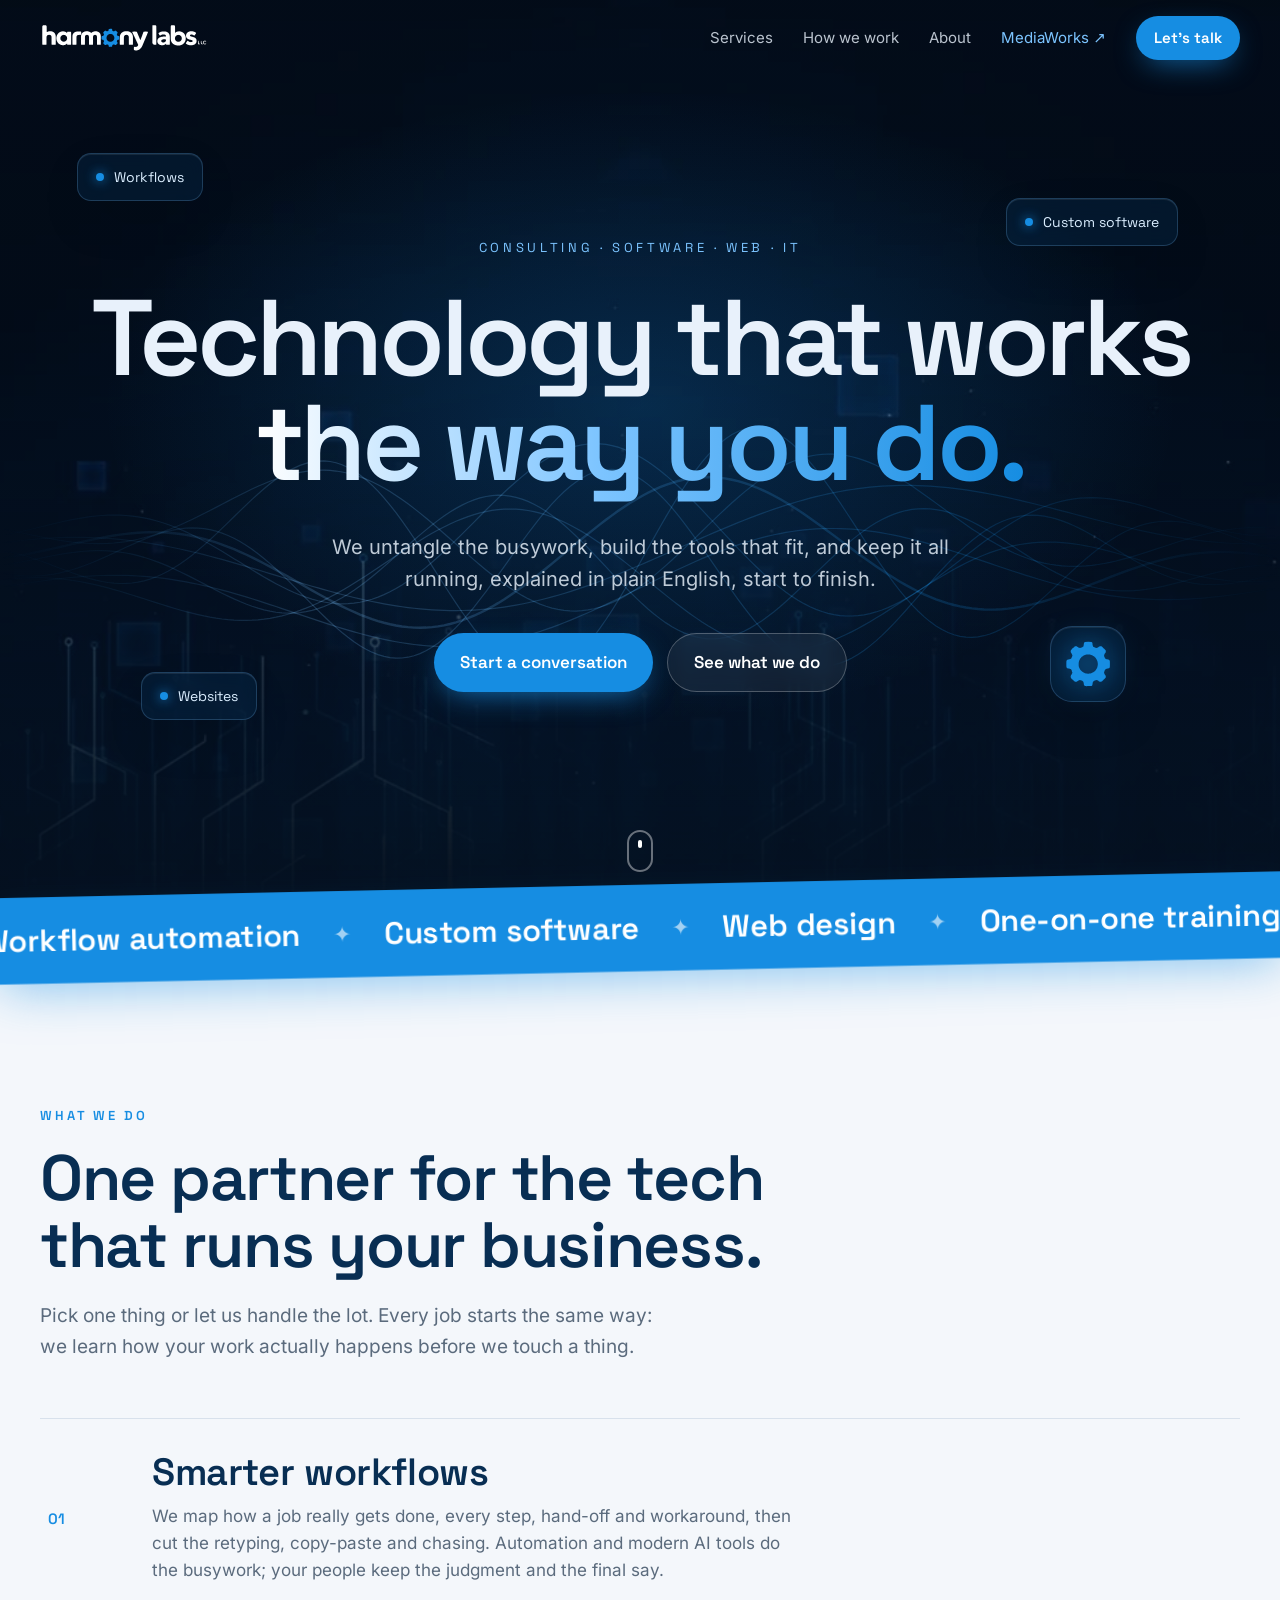
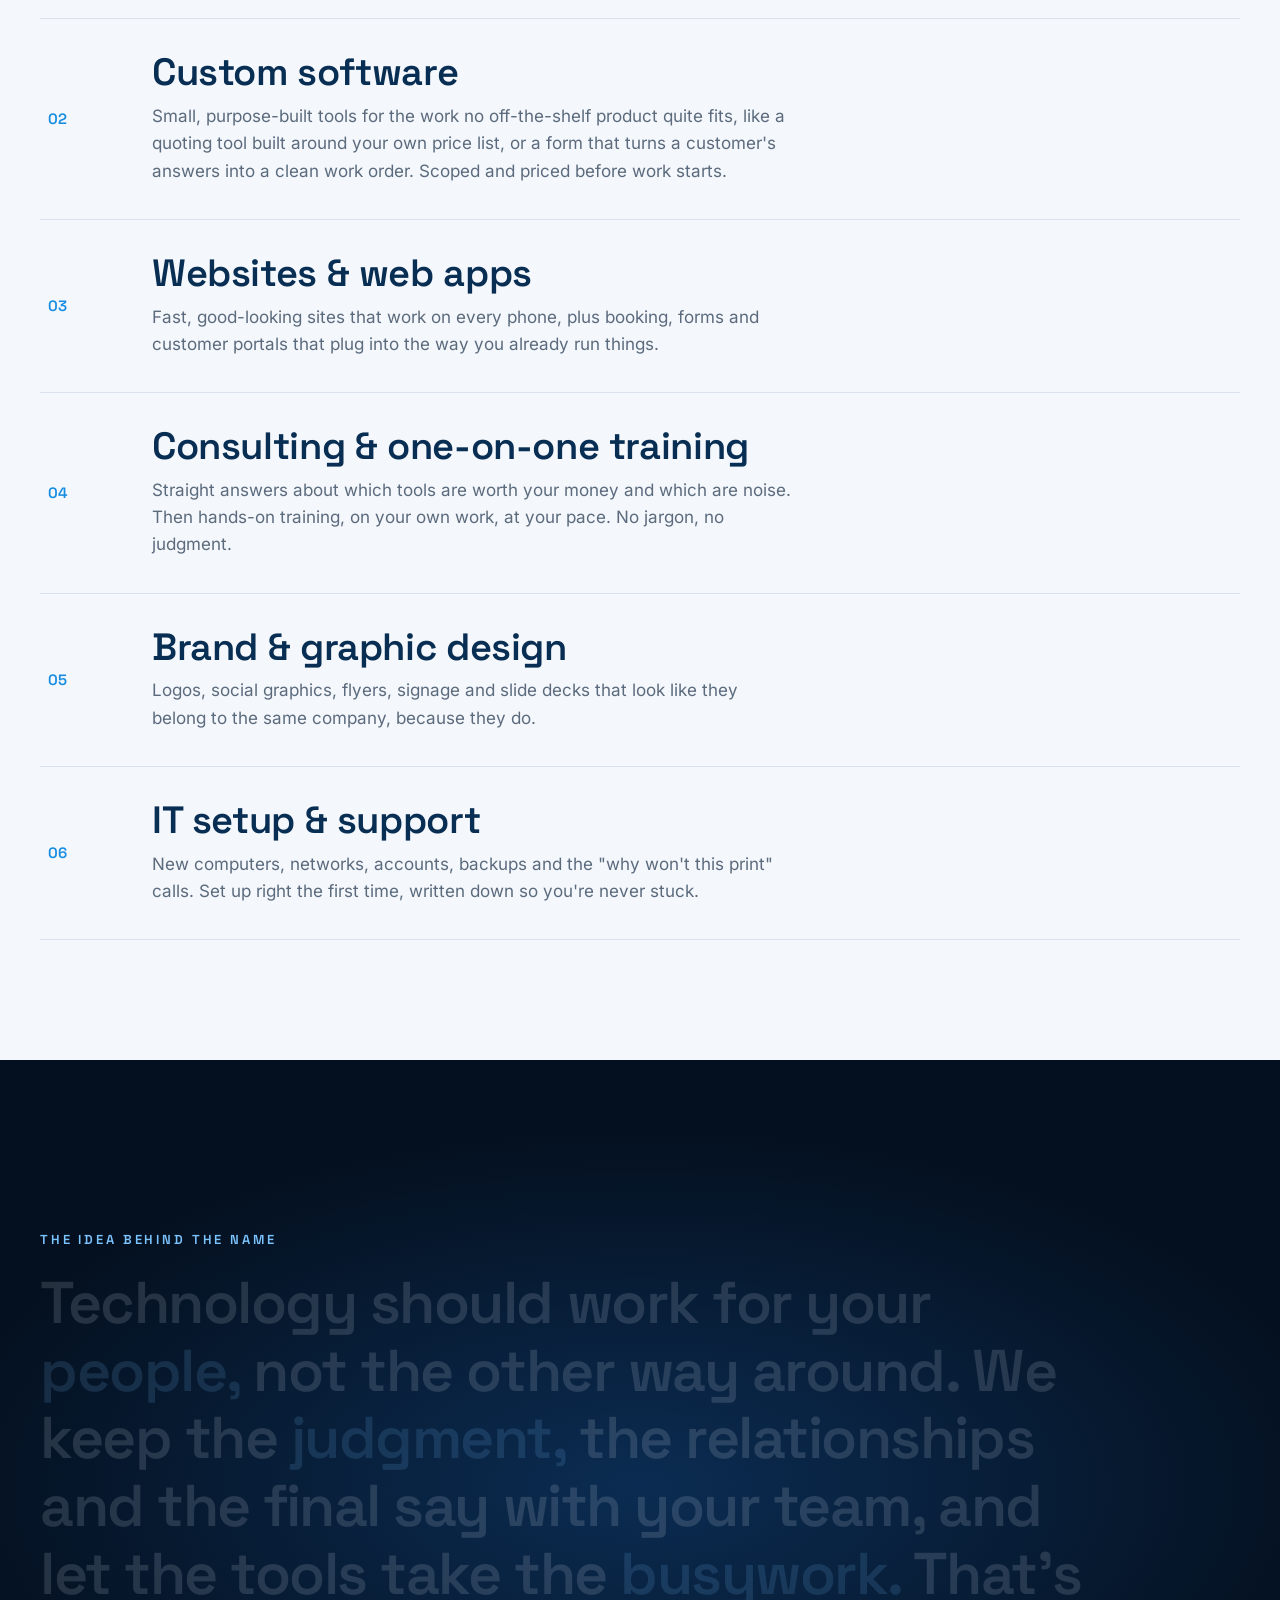
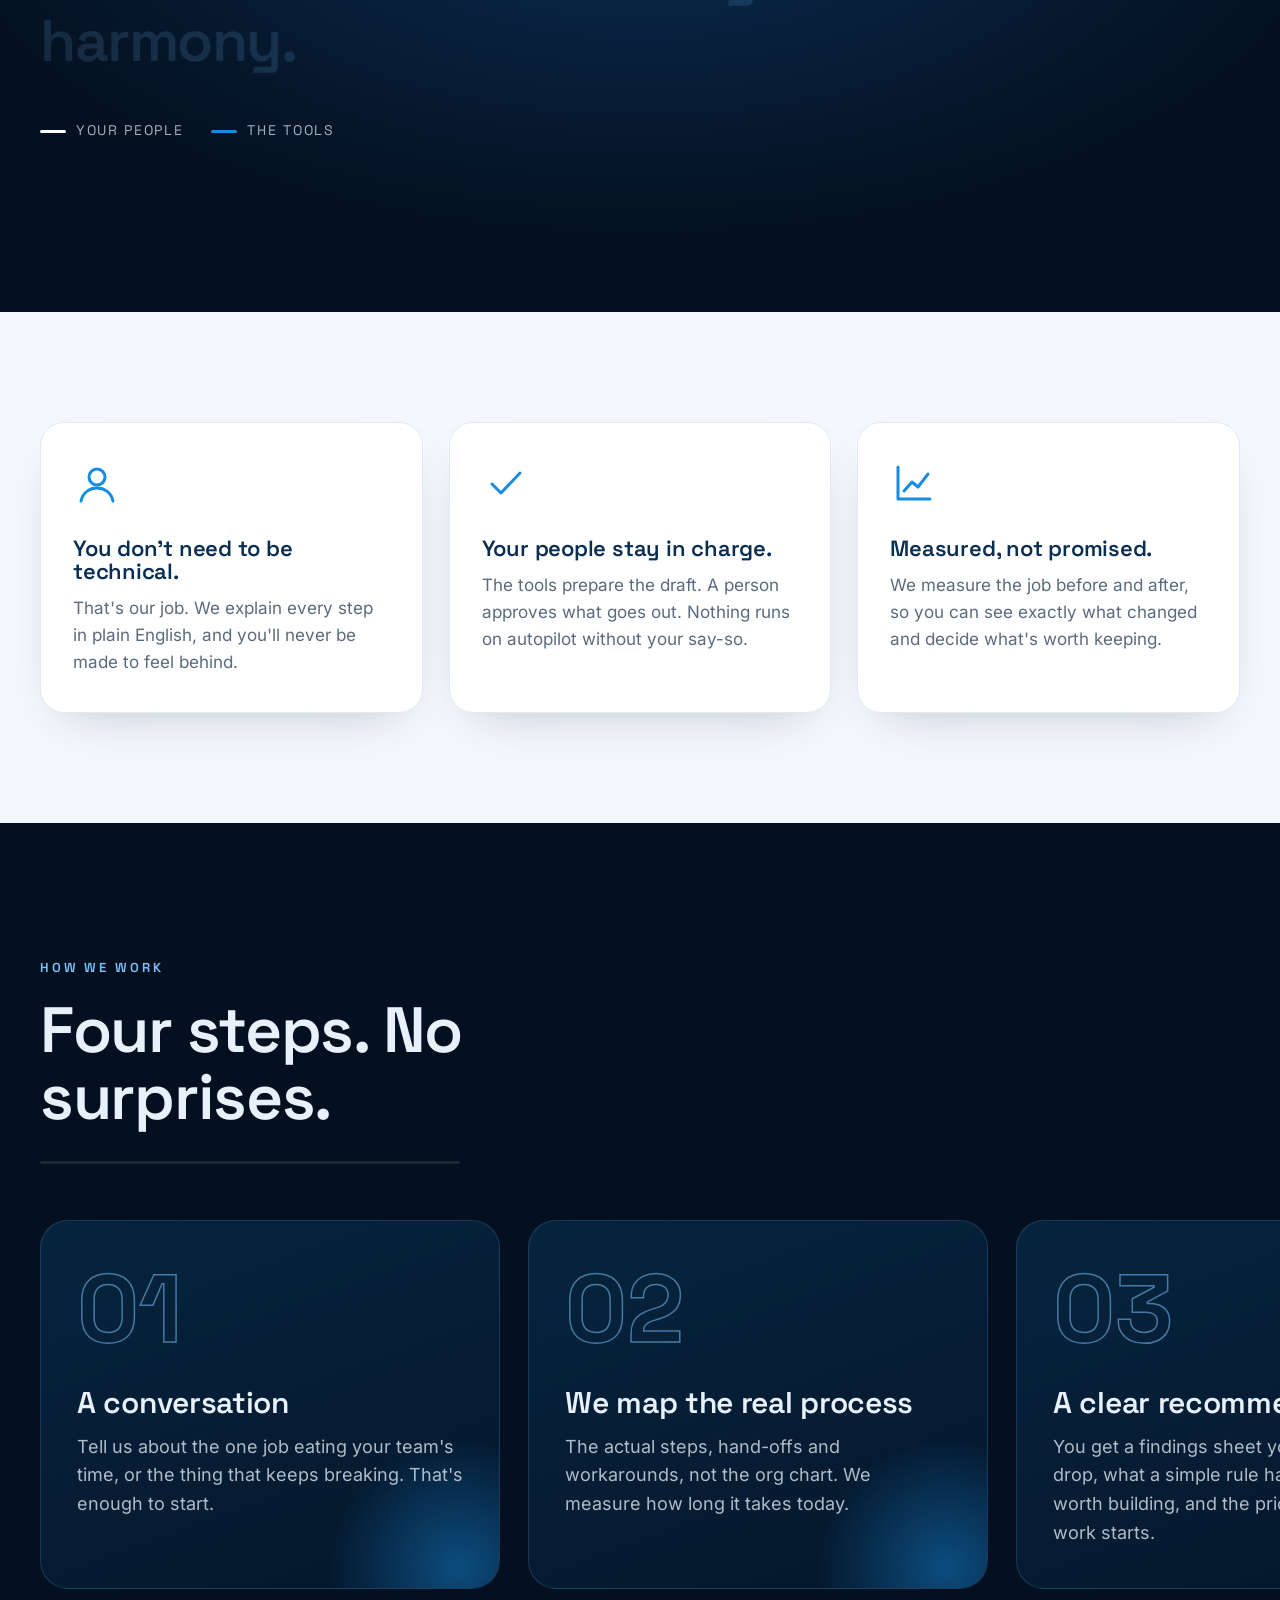
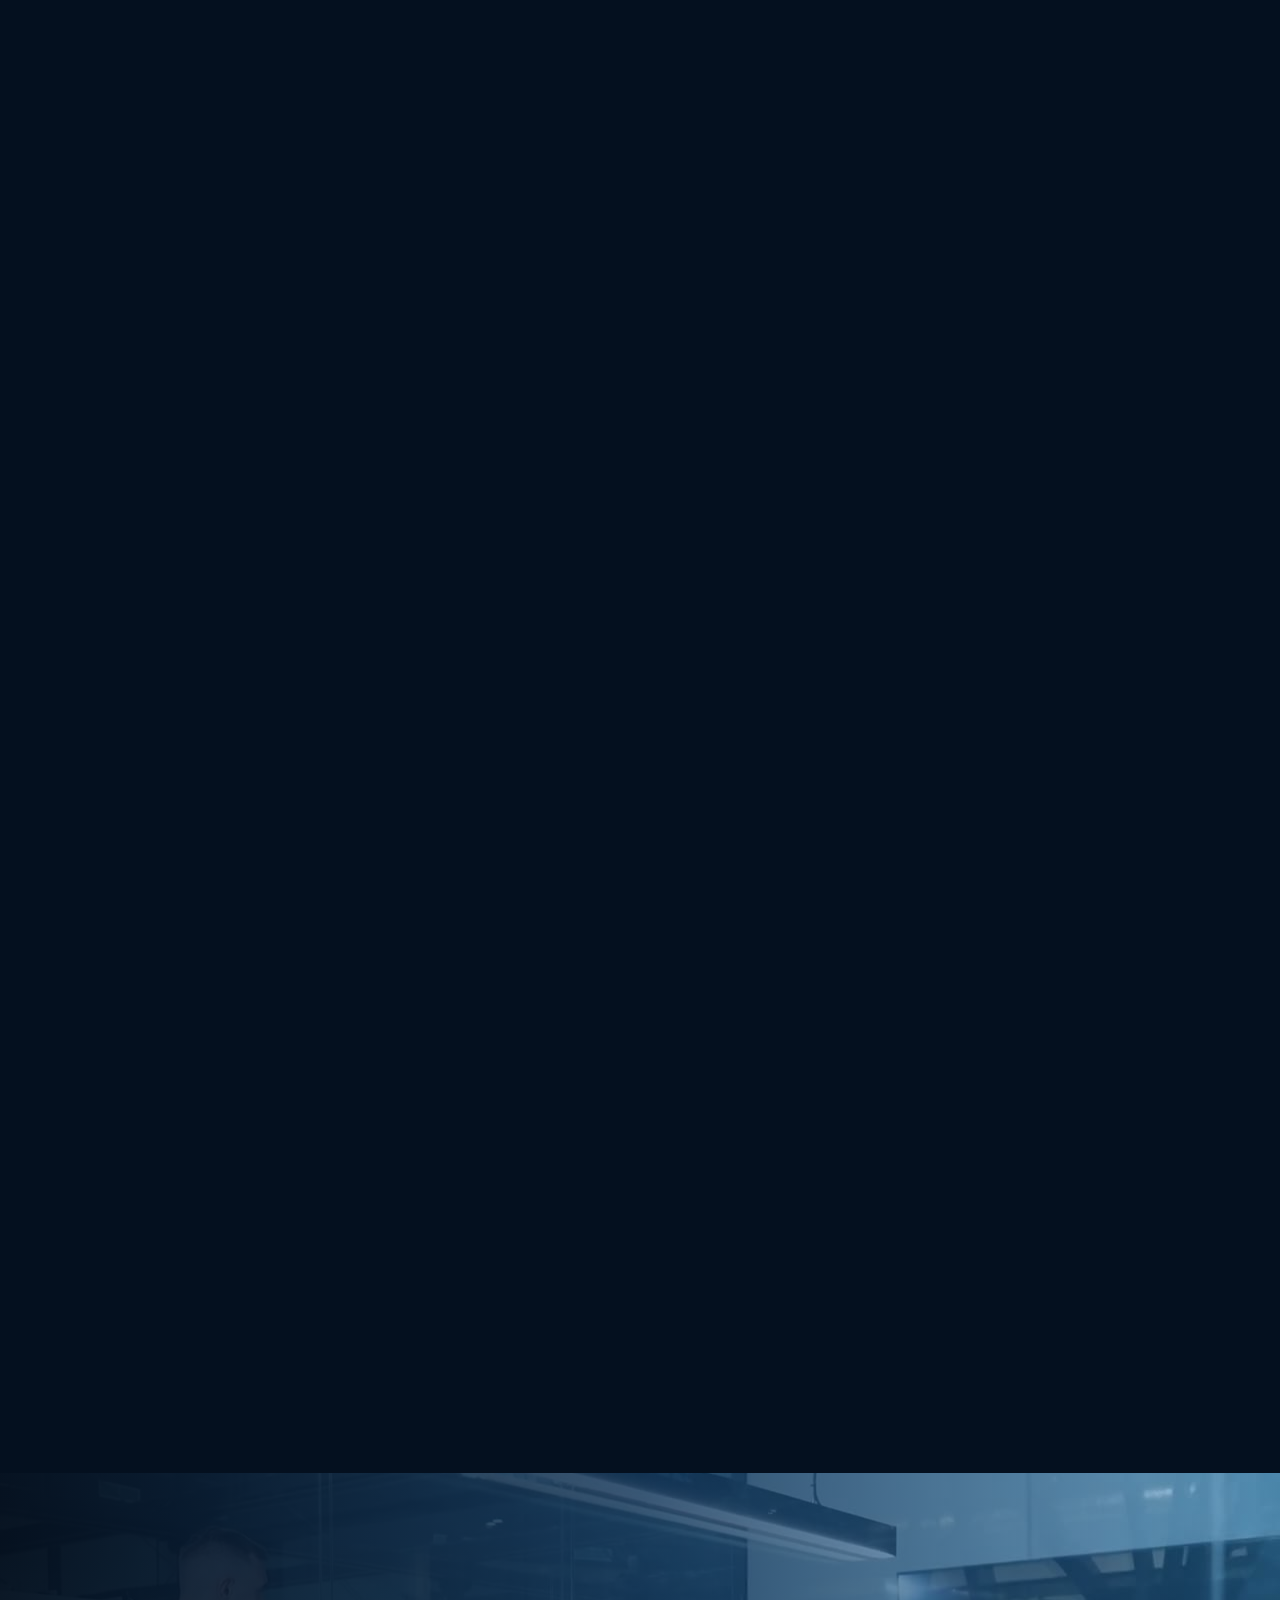
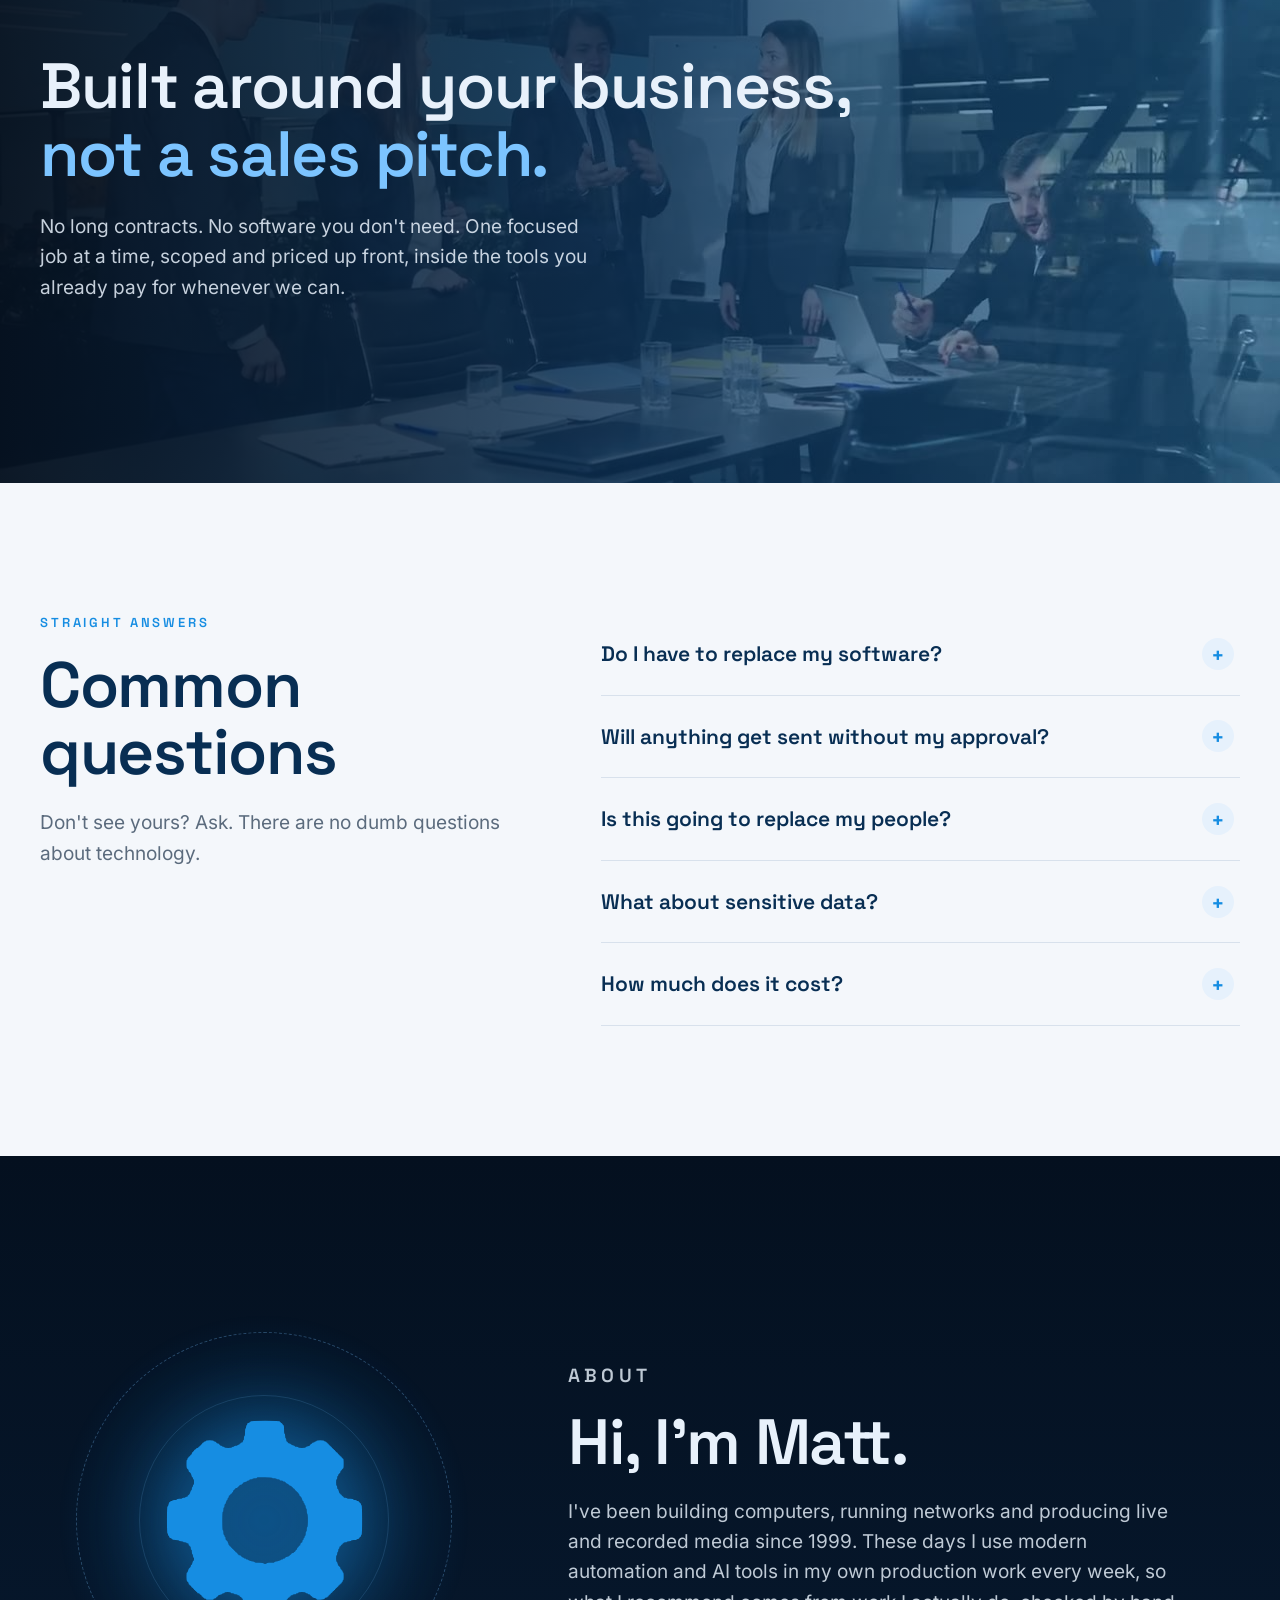
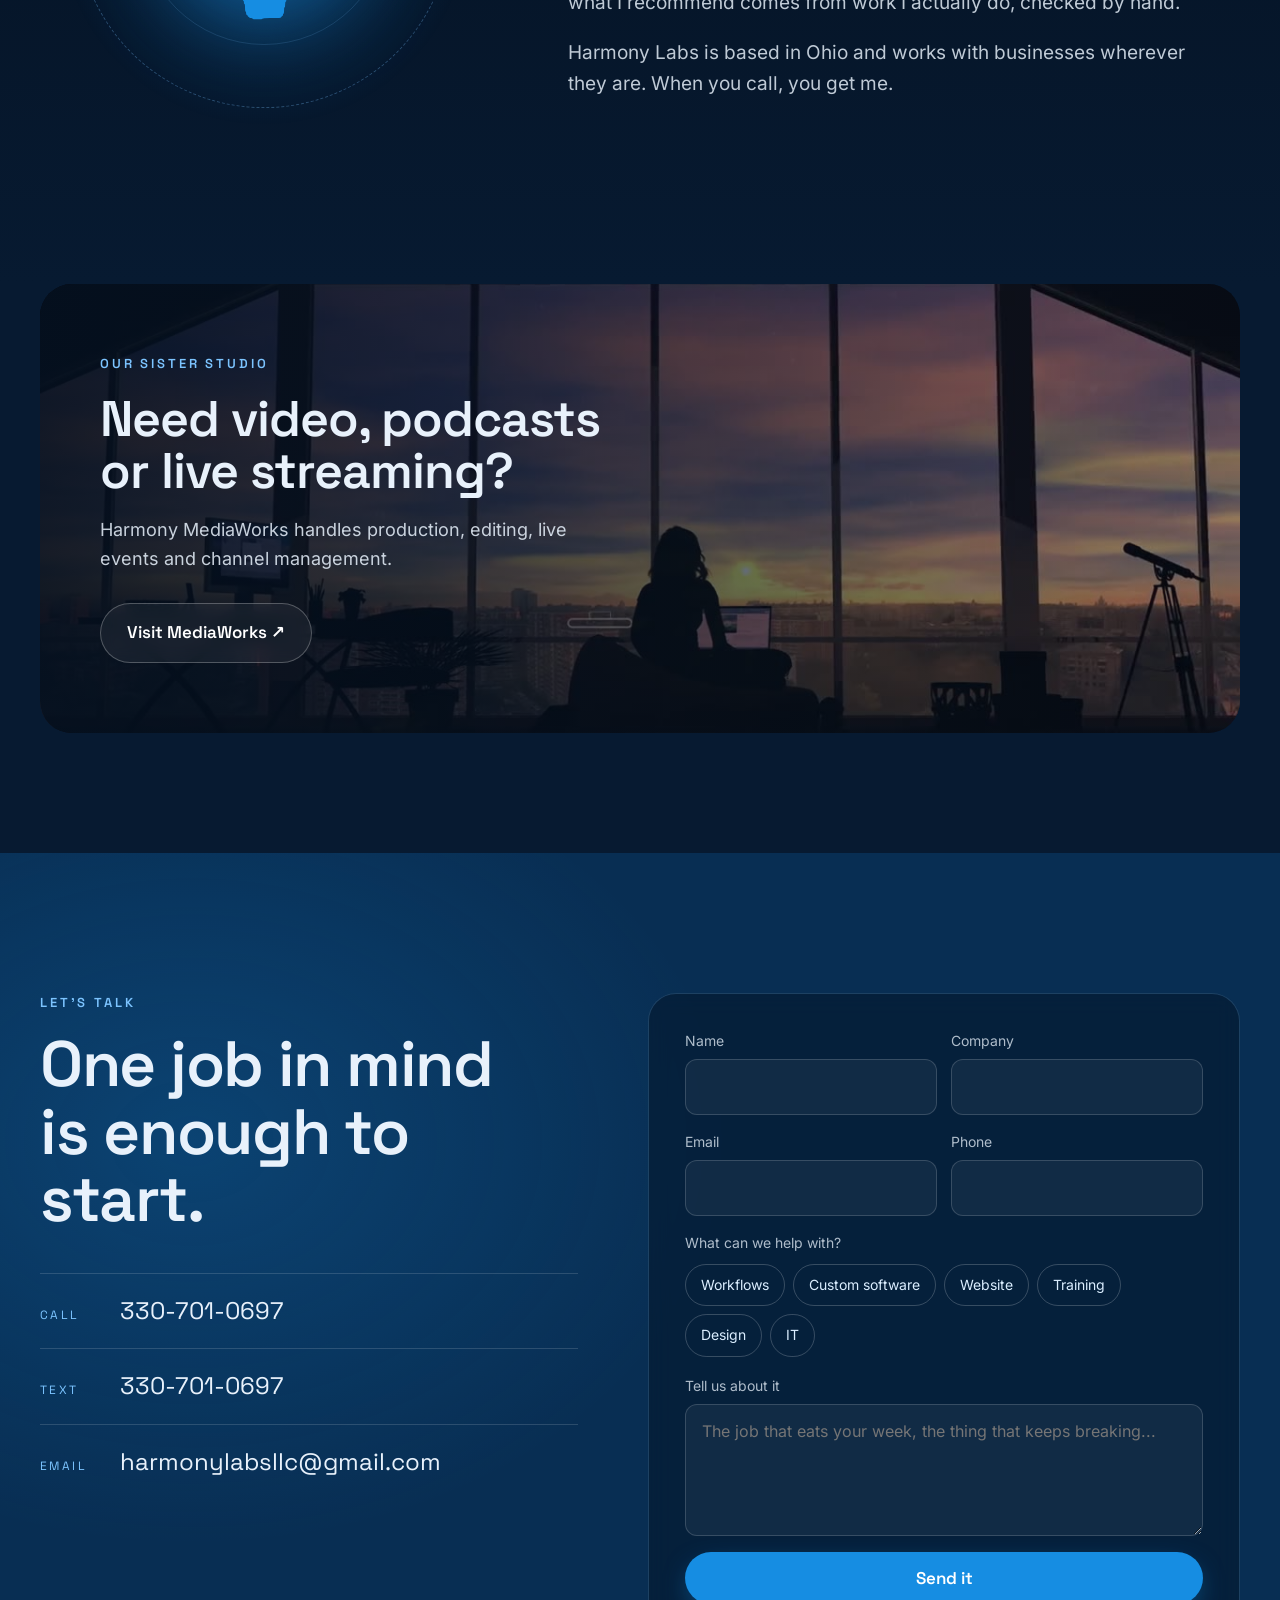
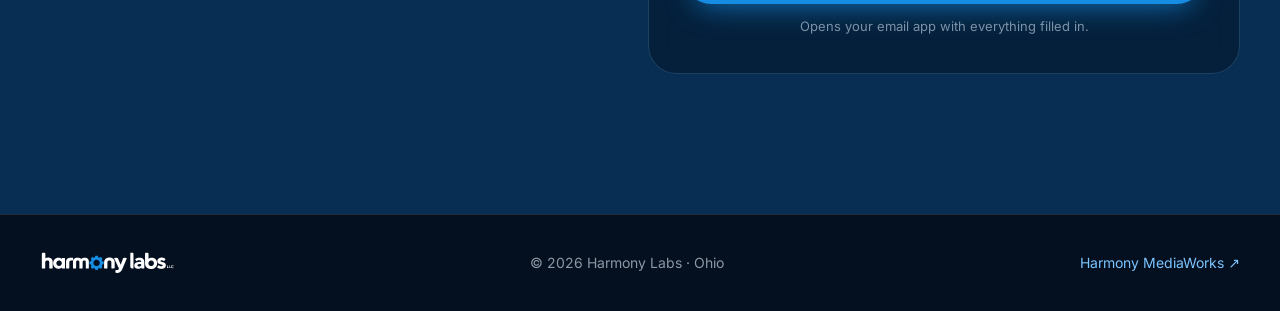
<file: labs/index.html>
<!DOCTYPE html>
<html lang="en">
<head>
<meta charset="utf-8">
<meta name="viewport" content="width=device-width, initial-scale=1">
<title>Harmony Labs | Technology that works the way you do</title>
<meta name="description" content="Harmony Labs builds smarter workflows, custom software, websites and IT for businesses, and explains it all in plain English.">
<meta name="robots" content="noindex">
<meta name="theme-color" content="#04101f">
<link rel="icon" href="img/gear.svg" type="image/svg+xml">
<link rel="preload" href="fonts/space-grotesk.woff2" as="font" type="font/woff2" crossorigin>
<link rel="stylesheet" href="styles.css">
</head>
<body>
<a class="skip" href="#main">Skip to content</a>

<header class="nav" id="nav">
  <div class="wrap nav-in">
    <a class="brand" href="#top" aria-label="Harmony Labs, back to top">
      <img src="img/logo-white-blue.svg" alt="Harmony Labs" width="190" height="34">
    </a>
    <nav aria-label="Main">
      <ul class="links" id="links">
        <li><a href="#services">Services</a></li>
        <li><a href="#approach">How we work</a></li>
        <li><a href="#about">About</a></li>
        <li><a href="../mediaworks/index.html" class="sister">MediaWorks <span aria-hidden="true">↗</span></a></li>
        <li><a href="#contact" class="btn btn-sm">Let's talk</a></li>
      </ul>
    </nav>
    <button class="menu" id="menu" aria-expanded="false" aria-controls="links" aria-label="Open menu"><span></span><span></span></button>
  </div>
</header>

<main id="main">

  <!-- HERO -->
  <section class="hero" id="top">
    <video class="hero-video" autoplay muted loop playsinline preload="auto" poster="media/hero.jpg" aria-hidden="true">
      <source src="media/hero.mp4" type="video/mp4">
    </video>
    <div class="hero-shade" aria-hidden="true"></div>
    <canvas class="waves" id="waves" aria-hidden="true"></canvas>

    <div class="wrap hero-in">
      <p class="eyebrow reveal">Consulting · Software · Web · IT</p>
      <h1 class="hero-h reveal">
        Technology that works
        <span class="rot" aria-live="polite"><span class="rot-word" id="rot">the way you do.</span></span>
      </h1>
      <p class="hero-sub reveal">We untangle the busywork, build the tools that fit, and keep it all running, explained in plain English, start to finish.</p>
      <div class="hero-cta reveal">
        <a href="#contact" class="btn">Start a conversation</a>
        <a href="#services" class="btn btn-ghost">See what we do</a>
      </div>
    </div>

    <div class="hero-chips" aria-hidden="true">
      <div class="chip c1"><i></i>Workflows</div>
      <div class="chip c2"><i></i>Custom software</div>
      <div class="chip c3"><i></i>Websites</div>
      <div class="chip c4"><img src="img/gear.svg" alt=""></div>
    </div>

    <a href="#services" class="scroll-cue" aria-label="Scroll to services"><span></span></a>
  </section>

  <!-- MARQUEE -->
  <div class="marquee" aria-hidden="true">
    <div class="marquee-track">
      <span>Workflow automation</span><b>✦</b><span>Custom software</span><b>✦</b><span>Web design</span><b>✦</b><span>One-on-one training</span><b>✦</b><span>Brand &amp; graphic design</span><b>✦</b><span>IT setup &amp; support</span><b>✦</b><span>Consulting</span><b>✦</b>
      <span>Workflow automation</span><b>✦</b><span>Custom software</span><b>✦</b><span>Web design</span><b>✦</b><span>One-on-one training</span><b>✦</b><span>Brand &amp; graphic design</span><b>✦</b><span>IT setup &amp; support</span><b>✦</b><span>Consulting</span><b>✦</b>
    </div>
  </div>

  <!-- SERVICES -->
  <section class="services light" id="services">
    <div class="wrap">
      <div class="sec-head">
        <p class="kicker reveal">What we do</p>
        <h2 class="reveal">One partner for the tech<br>that runs your business.</h2>
        <p class="lead reveal">Pick one thing or let us handle the lot. Every job starts the same way: we learn how your work actually happens before we touch a thing.</p>
      </div>

      <ol class="svc-list" id="svc">
        <li class="svc reveal" data-video="media/laptop.mp4">
          <span class="svc-n">01</span>
          <div class="svc-body">
            <h3>Smarter workflows</h3>
            <p>We map how a job really gets done, every step, hand-off and workaround, then cut the retyping, copy-paste and chasing. Automation and modern AI tools do the busywork; your people keep the judgment and the final say.</p>
          </div>
          <video class="svc-thumb" muted loop playsinline preload="none" poster="media/laptop.jpg" aria-hidden="true"><source src="media/laptop.mp4" type="video/mp4"></video>
          <span class="svc-arrow" aria-hidden="true">→</span>
        </li>
        <li class="svc reveal" data-video="media/office.mp4">
          <span class="svc-n">02</span>
          <div class="svc-body">
            <h3>Custom software</h3>
            <p>Small, purpose-built tools for the work no off-the-shelf product quite fits, like a quoting tool built around your own price list, or a form that turns a customer's answers into a clean work order. Scoped and priced before work starts.</p>
          </div>
          <video class="svc-thumb" muted loop playsinline preload="none" poster="media/office.jpg" aria-hidden="true"><source src="media/office.mp4" type="video/mp4"></video>
          <span class="svc-arrow" aria-hidden="true">→</span>
        </li>
        <li class="svc reveal" data-video="media/phone.mp4">
          <span class="svc-n">03</span>
          <div class="svc-body">
            <h3>Websites &amp; web apps</h3>
            <p>Fast, good-looking sites that work on every phone, plus booking, forms and customer portals that plug into the way you already run things.</p>
          </div>
          <video class="svc-thumb" muted loop playsinline preload="none" poster="media/phone.jpg" aria-hidden="true"><source src="media/phone.mp4" type="video/mp4"></video>
          <span class="svc-arrow" aria-hidden="true">→</span>
        </li>
        <li class="svc reveal" data-video="media/team.mp4">
          <span class="svc-n">04</span>
          <div class="svc-body">
            <h3>Consulting &amp; one-on-one training</h3>
            <p>Straight answers about which tools are worth your money and which are noise. Then hands-on training, on your own work, at your pace. No jargon, no judgment.</p>
          </div>
          <video class="svc-thumb" muted loop playsinline preload="none" poster="media/team.jpg" aria-hidden="true"><source src="media/team.mp4" type="video/mp4"></video>
          <span class="svc-arrow" aria-hidden="true">→</span>
        </li>
        <li class="svc reveal" data-video="media/hero.mp4">
          <span class="svc-n">05</span>
          <div class="svc-body">
            <h3>Brand &amp; graphic design</h3>
            <p>Logos, social graphics, flyers, signage and slide decks that look like they belong to the same company, because they do.</p>
          </div>
          <video class="svc-thumb" muted loop playsinline preload="none" poster="media/hero.jpg" aria-hidden="true"><source src="media/hero.mp4" type="video/mp4"></video>
          <span class="svc-arrow" aria-hidden="true">→</span>
        </li>
        <li class="svc reveal" data-video="media/office.mp4">
          <span class="svc-n">06</span>
          <div class="svc-body">
            <h3>IT setup &amp; support</h3>
            <p>New computers, networks, accounts, backups and the "why won't this print" calls. Set up right the first time, written down so you're never stuck.</p>
          </div>
          <video class="svc-thumb" muted loop playsinline preload="none" poster="media/office.jpg" aria-hidden="true"><source src="media/office.mp4" type="video/mp4"></video>
          <span class="svc-arrow" aria-hidden="true">→</span>
        </li>
      </ol>
    </div>
    <div class="peek" id="peek" aria-hidden="true"><video muted loop playsinline preload="none"></video></div>
  </section>

  <!-- HARMONY STATEMENT -->
  <section class="statement" id="statement">
    <canvas class="duo" id="duo" aria-hidden="true"></canvas>
    <div class="wrap">
      <p class="kicker kicker-light reveal">The idea behind the name</p>
      <p class="say" id="say">Technology should work for your people, not the other way around. We keep the judgment, the relationships and the final say with your team, and let the tools take the busywork. That's harmony.</p>
      <div class="duo-legend" aria-hidden="true"><span class="lg-people">Your people</span><span class="lg-tech">The tools</span></div>
    </div>
  </section>

  <!-- PROMISES -->
  <section class="promises light">
    <div class="wrap grid3">
      <div class="promise reveal">
        <svg viewBox="0 0 48 48" aria-hidden="true"><circle cx="24" cy="18" r="8"/><path d="M8 42c2-9 9-13 16-13s14 4 16 13"/></svg>
        <h3>You don't need to be technical.</h3>
        <p>That's our job. We explain every step in plain English, and you'll never be made to feel behind.</p>
      </div>
      <div class="promise reveal">
        <svg viewBox="0 0 48 48" aria-hidden="true"><path d="M10 25l9 9 19-20"/></svg>
        <h3>Your people stay in charge.</h3>
        <p>The tools prepare the draft. A person approves what goes out. Nothing runs on autopilot without your say-so.</p>
      </div>
      <div class="promise reveal">
        <svg viewBox="0 0 48 48" aria-hidden="true"><path d="M8 40V8M8 40h32"/><path d="M14 32l8-9 6 5 10-13"/></svg>
        <h3>Measured, not promised.</h3>
        <p>We measure the job before and after, so you can see exactly what changed and decide what's worth keeping.</p>
      </div>
    </div>
  </section>

  <!-- APPROACH: horizontal scroll -->
  <section class="approach" id="approach">
    <div class="hs" id="hs">
      <div class="hs-sticky">
        <div class="hs-head wrap">
          <p class="kicker kicker-light">How we work</p>
          <h2>Four steps. No surprises.</h2>
          <div class="hs-bar" aria-hidden="true"><span id="hsbar"></span></div>
        </div>
        <div class="hs-track" id="hstrack">
          <article class="step">
            <span class="step-n">01</span>
            <h3>A conversation</h3>
            <p>Tell us about the one job eating your team's time, or the thing that keeps breaking. That's enough to start.</p>
          </article>
          <article class="step">
            <span class="step-n">02</span>
            <h3>We map the real process</h3>
            <p>The actual steps, hand-offs and workarounds, not the org chart. We measure how long it takes today.</p>
          </article>
          <article class="step">
            <span class="step-n">03</span>
            <h3>A clear recommendation</h3>
            <p>You get a findings sheet you keep: what to drop, what a simple rule handles, what's worth building, and the price, before any work starts.</p>
          </article>
          <article class="step">
            <span class="step-n">04</span>
            <h3>Build, train, measure</h3>
            <p>We build only what earns its place, train your team until it's routine, then measure again so you see the difference.</p>
          </article>
        </div>
      </div>
    </div>
  </section>

  <!-- VIDEO BAND -->
  <section class="band">
    <video class="band-video" muted loop playsinline preload="none" poster="media/team.jpg" aria-hidden="true" data-lazy>
      <source src="media/team.mp4" type="video/mp4">
    </video>
    <div class="band-shade" aria-hidden="true"></div>
    <div class="wrap band-in">
      <h2 class="reveal">Built around your business,<br><em>not a sales pitch.</em></h2>
      <p class="reveal">No long contracts. No software you don't need. One focused job at a time, scoped and priced up front, inside the tools you already pay for whenever we can.</p>
    </div>
  </section>

  <!-- FAQ -->
  <section class="faq light" id="faq">
    <div class="wrap faq-grid">
      <div>
        <p class="kicker reveal">Straight answers</p>
        <h2 class="reveal">Common questions</h2>
        <p class="lead reveal">Don't see yours? Ask. There are no dumb questions about technology.</p>
      </div>
      <div class="qs">
        <details class="reveal"><summary>Do I have to replace my software?</summary><p>No. We start with the tools you already pay for. New software only when it clearly earns its place.</p></details>
        <details class="reveal"><summary>Will anything get sent without my approval?</summary><p>Not in the workflows we build. The tools prepare the draft; a person decides what goes out. Any deeper automation happens only with your say-so, tested first.</p></details>
        <details class="reveal"><summary>Is this going to replace my people?</summary><p>No. The point is to take the retyping, searching and copy-paste off their plate so they can do the work only people can do.</p></details>
        <details class="reveal"><summary>What about sensitive data?</summary><p>We agree up front what data goes where. Anything sensitive gets its own handling plan before work starts.</p></details>
        <details class="reveal"><summary>How much does it cost?</summary><p>Every job is scoped and priced before work starts, so there are no surprise invoices. The first conversation is just a conversation.</p></details>
      </div>
    </div>
  </section>

  <!-- ABOUT -->
  <section class="about" id="about">
    <div class="wrap about-grid">
      <div class="about-mark reveal" aria-hidden="true">
        <img src="img/gear.svg" alt="" class="spin">
      </div>
      <div>
        <p class="kicker kicker-light reveal">About</p>
        <h2 class="reveal">Hi, I'm Matt.</h2>
        <p class="reveal">I've been building computers, running networks and producing live and recorded media since 1999. These days I use modern automation and AI tools in my own production work every week, so what I recommend comes from work I actually do, checked by hand.</p>
        <p class="reveal">Harmony Labs is based in Ohio and works with businesses wherever they are. When you call, you get me.</p>
      </div>
    </div>
  </section>

  <!-- SISTER BRAND -->
  <section class="sister-sec">
    <a class="sister-card wrap" href="../mediaworks/index.html">
      <video muted loop playsinline preload="none" poster="../mediaworks/media/stream.jpg" aria-hidden="true" data-lazy><source src="../mediaworks/media/stream.mp4" type="video/mp4"></video>
      <div class="sister-shade" aria-hidden="true"></div>
      <div class="sister-in">
        <p class="kicker kicker-light">Our sister studio</p>
        <h2>Need video, podcasts or live streaming?</h2>
        <p>Harmony MediaWorks handles production, editing, live events and channel management.</p>
        <span class="btn btn-ghost">Visit MediaWorks ↗</span>
      </div>
    </a>
  </section>

  <!-- CONTACT -->
  <section class="contact" id="contact">
    <div class="wrap contact-grid">
      <div>
        <p class="kicker kicker-light reveal">Let's talk</p>
        <h2 class="reveal">One job in mind<br>is enough to start.</h2>
        <ul class="direct reveal">
          <li><a href="tel:+13307010697"><span>Call</span>330-701-0697</a></li>
          <li><a href="sms:+13307010697"><span>Text</span>330-701-0697</a></li>
          <li><a href="mailto:harmonylabsllc@gmail.com"><span>Email</span>harmonylabsllc@gmail.com</a></li>
        </ul>
      </div>
      <form class="form reveal" id="form" novalidate>
        <div class="row2">
          <label>Name<input name="name" autocomplete="name" required></label>
          <label>Company<input name="company" autocomplete="organization"></label>
        </div>
        <div class="row2">
          <label>Email<input name="email" type="email" autocomplete="email"></label>
          <label>Phone<input name="phone" type="tel" autocomplete="tel"></label>
        </div>
        <fieldset>
          <legend>What can we help with?</legend>
          <div class="pills">
            <label><input type="checkbox" name="need" value="Workflows"><span>Workflows</span></label>
            <label><input type="checkbox" name="need" value="Custom software"><span>Custom software</span></label>
            <label><input type="checkbox" name="need" value="Website"><span>Website</span></label>
            <label><input type="checkbox" name="need" value="Training"><span>Training</span></label>
            <label><input type="checkbox" name="need" value="Design"><span>Design</span></label>
            <label><input type="checkbox" name="need" value="IT"><span>IT</span></label>
          </div>
        </fieldset>
        <label>Tell us about it<textarea name="msg" rows="4" placeholder="The job that eats your week, the thing that keeps breaking..."></textarea></label>
        <p class="err" id="err" role="alert"></p>
        <button class="btn btn-wide" type="submit">Send it</button>
        <p class="fine">Opens your email app with everything filled in.</p>
      </form>
    </div>
  </section>
</main>

<footer class="foot">
  <div class="wrap foot-in">
    <img src="img/logo-white-blue.svg" alt="Harmony Labs" width="150" height="27">
    <p>© <span id="yr">2026</span> Harmony Labs · Ohio</p>
    <a href="../mediaworks/index.html">Harmony MediaWorks ↗</a>
  </div>
</footer>

<script src="script.js"></script>
</body>
</html>
</file>
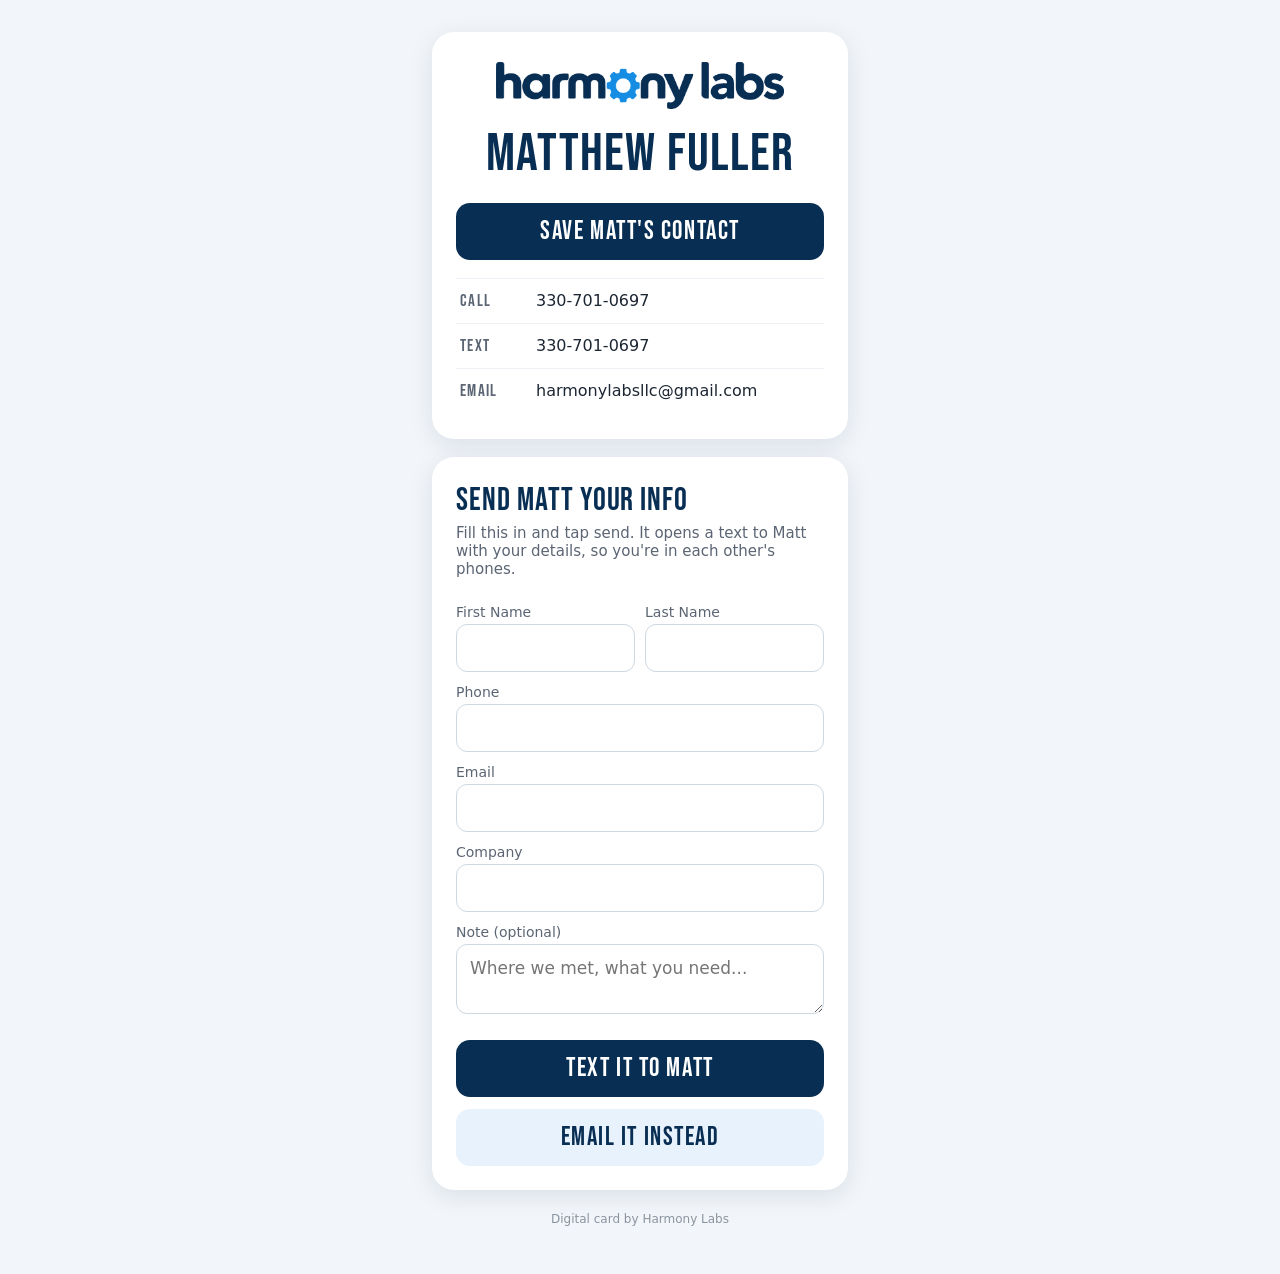
<file: matt/index.html>
<!DOCTYPE html>
<html lang="en">
<head>
<meta charset="utf-8">
<meta name="viewport" content="width=device-width, initial-scale=1">
<title>Matthew Fuller | Harmony Labs</title>
<meta name="robots" content="noindex">
<link rel="preconnect" href="https://fonts.googleapis.com">
<link rel="preconnect" href="https://fonts.gstatic.com" crossorigin>
<link href="https://fonts.googleapis.com/css2?family=Bebas+Neue&display=swap" rel="stylesheet">
<style>
  :root { --dark: #082E53; --accent: #168DE2; --head: "Bebas Neue", Impact, "Arial Narrow", sans-serif; }
  * { box-sizing: border-box; }
  body { margin: 0; font-family: system-ui, -apple-system, "Segoe UI", Roboto, sans-serif;
         background: #f2f5f9; color: #1d2733; }
  .card { max-width: 460px; margin: 0 auto; padding: 32px 22px 48px; }
  .top { background: #fff; border-radius: 22px; padding: 30px 24px 26px; text-align: center;
          box-shadow: 0 6px 24px rgba(8, 46, 83, .10); }
  .logo { max-width: 78%; max-height: 90px; margin: 0 auto 18px; display: block; }
  h1 { margin: 0; font-family: var(--head); font-weight: 400; font-size: 54px; letter-spacing: .02em; line-height: 1; color: var(--dark); }
  .sub { margin: 8px 0 0; color: var(--accent); font-family: var(--head); font-weight: 400; font-size: 24px; letter-spacing: .08em; }
  .tag { margin: 10px 0 0; color: #5b6573; font-size: 15px; }
  .btn { display: block; width: 100%; padding: 13px; border: 0; border-radius: 14px;
          font-family: var(--head); font-size: 26px; font-weight: 400; letter-spacing: .06em; text-align: center; text-decoration: none;
          cursor: pointer; margin-top: 12px; }
  .primary { background: var(--dark); color: #fff; margin-top: 22px; }
  .secondary { background: #e8f2fc; color: var(--dark); }
  .rows { margin-top: 18px; text-align: left; }
  .rows a { display: flex; gap: 12px; align-items: center; padding: 12px 4px;
             border-top: 1px solid #edf0f4; color: #1d2733; text-decoration: none; font-size: 16px; }
  .rows span { width: 64px; color: #5b6573; font-family: var(--head); font-size: 17px; text-transform: uppercase; letter-spacing: .08em; }
  .share { background: #fff; border-radius: 22px; padding: 24px; margin-top: 18px;
            box-shadow: 0 6px 24px rgba(8, 46, 83, .10); }
  h2 { margin: 0 0 4px; font-family: var(--head); font-weight: 400; font-size: 32px; letter-spacing: .03em; color: var(--dark); }
  .hint { margin: 0 0 14px; color: #5b6573; font-size: 15px; }
  label { display: block; font-size: 14px; color: #5b6573; margin: 12px 0 4px; }
  input, textarea { width: 100%; padding: 13px; font-size: 17px; border: 1px solid #cfd7e1;
                     border-radius: 11px; font-family: inherit; }
  textarea { min-height: 70px; }
  .two { display: flex; gap: 10px; } .two > div { flex: 1; }
  .err { color: #b3261e; font-size: 14px; margin-top: 10px; display: none; }
  .foot { text-align: center; color: #8a94a1; font-size: 12px; margin-top: 22px; }
</style>
</head>
<body>
<div class="card">
  <div class="top">
    <img class="logo" src="../assets/harmony-labs-logo.png" alt="Harmony Labs logo">
    <h1>Matthew Fuller</h1>
    
    
    <a class="btn primary" href="contact.vcf">Save Matt's Contact</a>
    <div class="rows">
      <a href="tel:+13307010697"><span>Call</span>330-701-0697</a>
      <a href="sms:+13307010697"><span>Text</span>330-701-0697</a>
      <a href="mailto:harmonylabsllc@gmail.com"><span>Email</span>harmonylabsllc@gmail.com</a>
    </div>
  </div>

  <div class="share">
    <h2>Send Matt Your Info</h2>
    <p class="hint">Fill this in and tap send. It opens a text to Matt with your details, so you're in each other's phones.</p>
    <div class="two">
      <div><label for="fn">First Name</label><input id="fn" autocomplete="given-name"></div>
      <div><label for="ln">Last Name</label><input id="ln" autocomplete="family-name"></div>
    </div>
    <label for="ph">Phone</label><input id="ph" type="tel" autocomplete="tel">
    <label for="em">Email</label><input id="em" type="email" autocomplete="email">
    <label for="co">Company</label><input id="co" autocomplete="organization">
    <label for="nt">Note (optional)</label><textarea id="nt" placeholder="Where we met, what you need..."></textarea>
    <div class="err" id="err">Please add your name and a phone or email.</div>
    <button class="btn primary" id="sendText" type="button">Text It to Matt</button>
    <button class="btn secondary" id="sendEmail" type="button">Email It Instead</button>
  </div>
  <div class="foot">Digital card by Harmony Labs</div>
</div>
<script>
  var TEXT_TO = "+13307010697";
  var EMAIL_TO = "harmonylabsllc@gmail.com";
  function v(id) { return document.getElementById(id).value.trim(); }
  function message() {
    var name = (v("fn") + " " + v("ln")).trim();
    if (!name || (!v("ph") && !v("em"))) {
      document.getElementById("err").style.display = "block";
      return null;
    }
    document.getElementById("err").style.display = "none";
    var m = ["New contact from your card:", "Name: " + name];
    if (v("co")) m.push("Company: " + v("co"));
    if (v("ph")) m.push("Phone: " + v("ph"));
    if (v("em")) m.push("Email: " + v("em"));
    if (v("nt")) m.push("Note: " + v("nt"));
    return { name: name, body: m.join("\n") };
  }
  document.getElementById("sendText").onclick = function () {
    var m = message(); if (!m) return;
    window.location.href = "sms:" + TEXT_TO + "?body=" + encodeURIComponent(m.body);
  };
  var eb = document.getElementById("sendEmail");
  if (eb) eb.onclick = function () {
    var m = message(); if (!m) return;
    window.location.href = "mailto:" + EMAIL_TO + "?subject=" +
      encodeURIComponent("New contact: " + m.name) + "&body=" + encodeURIComponent(m.body);
  };
</script>
</body>
</html>
</file>
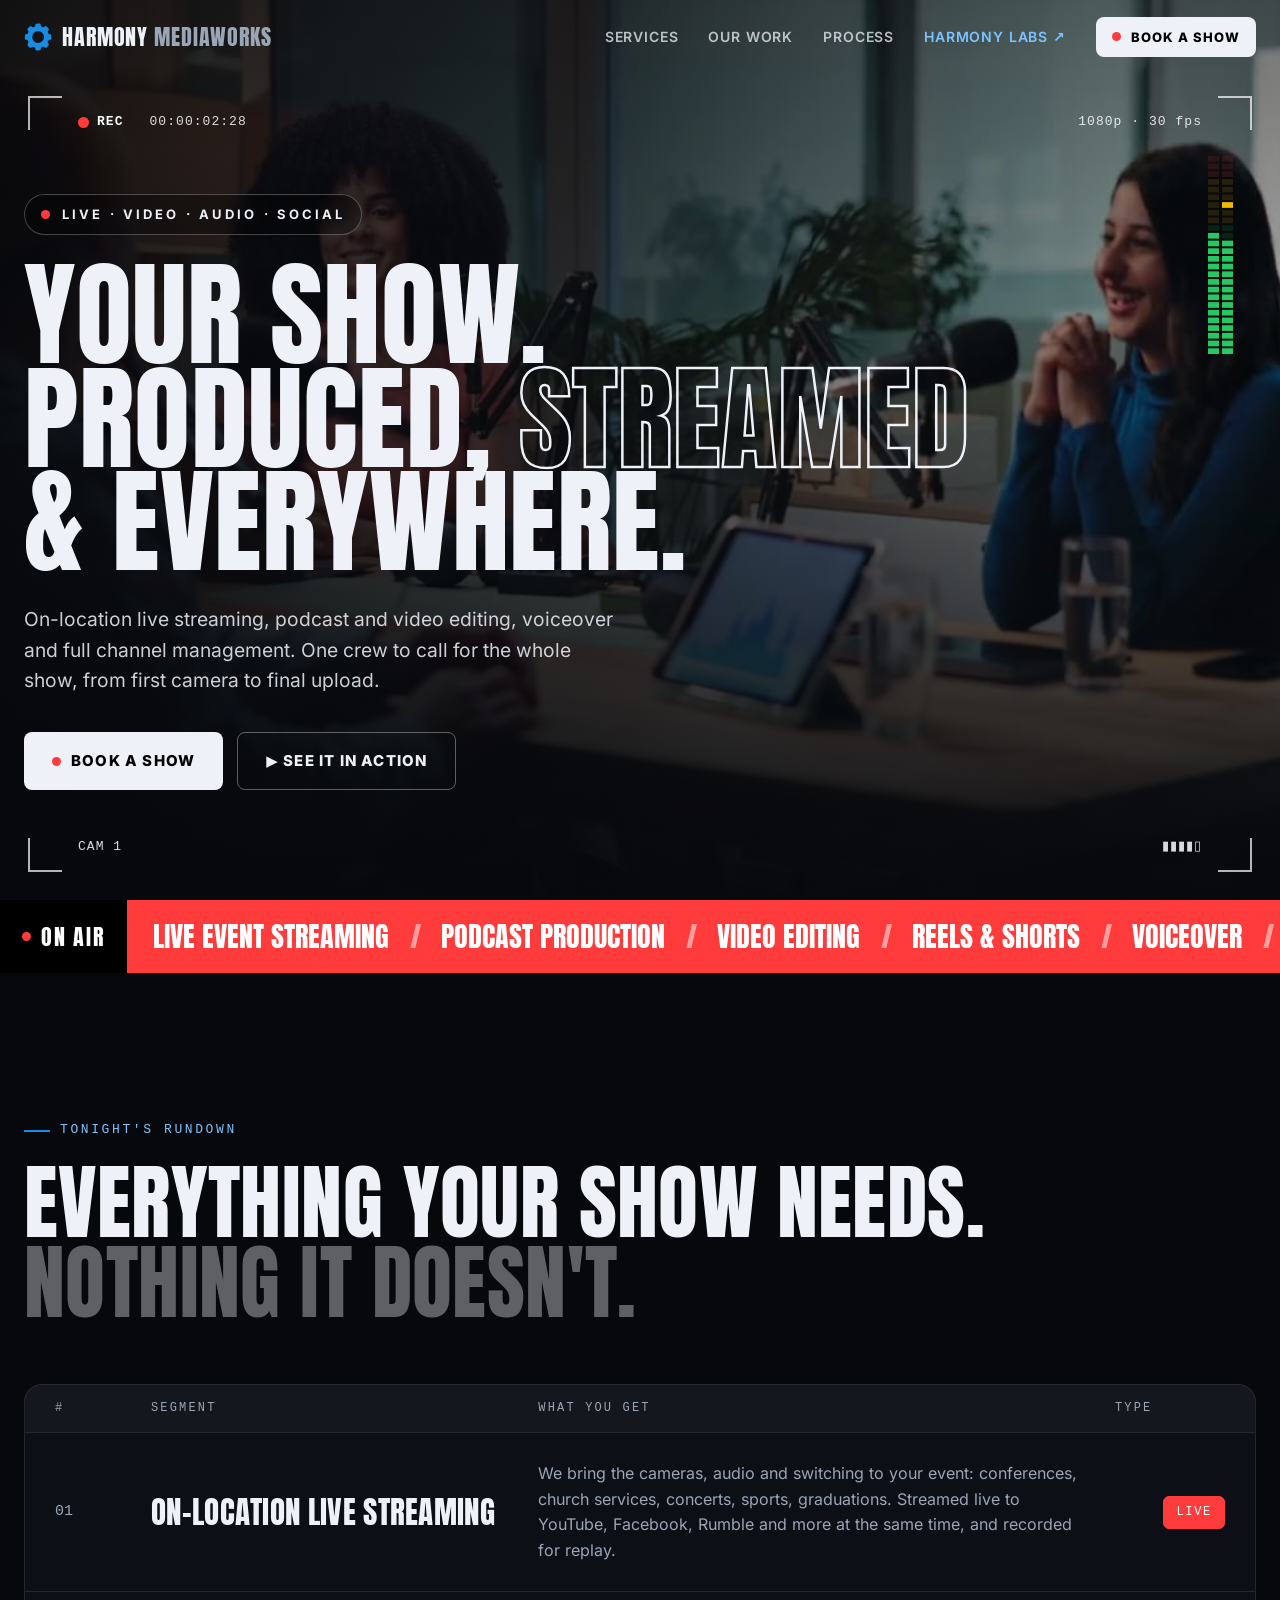
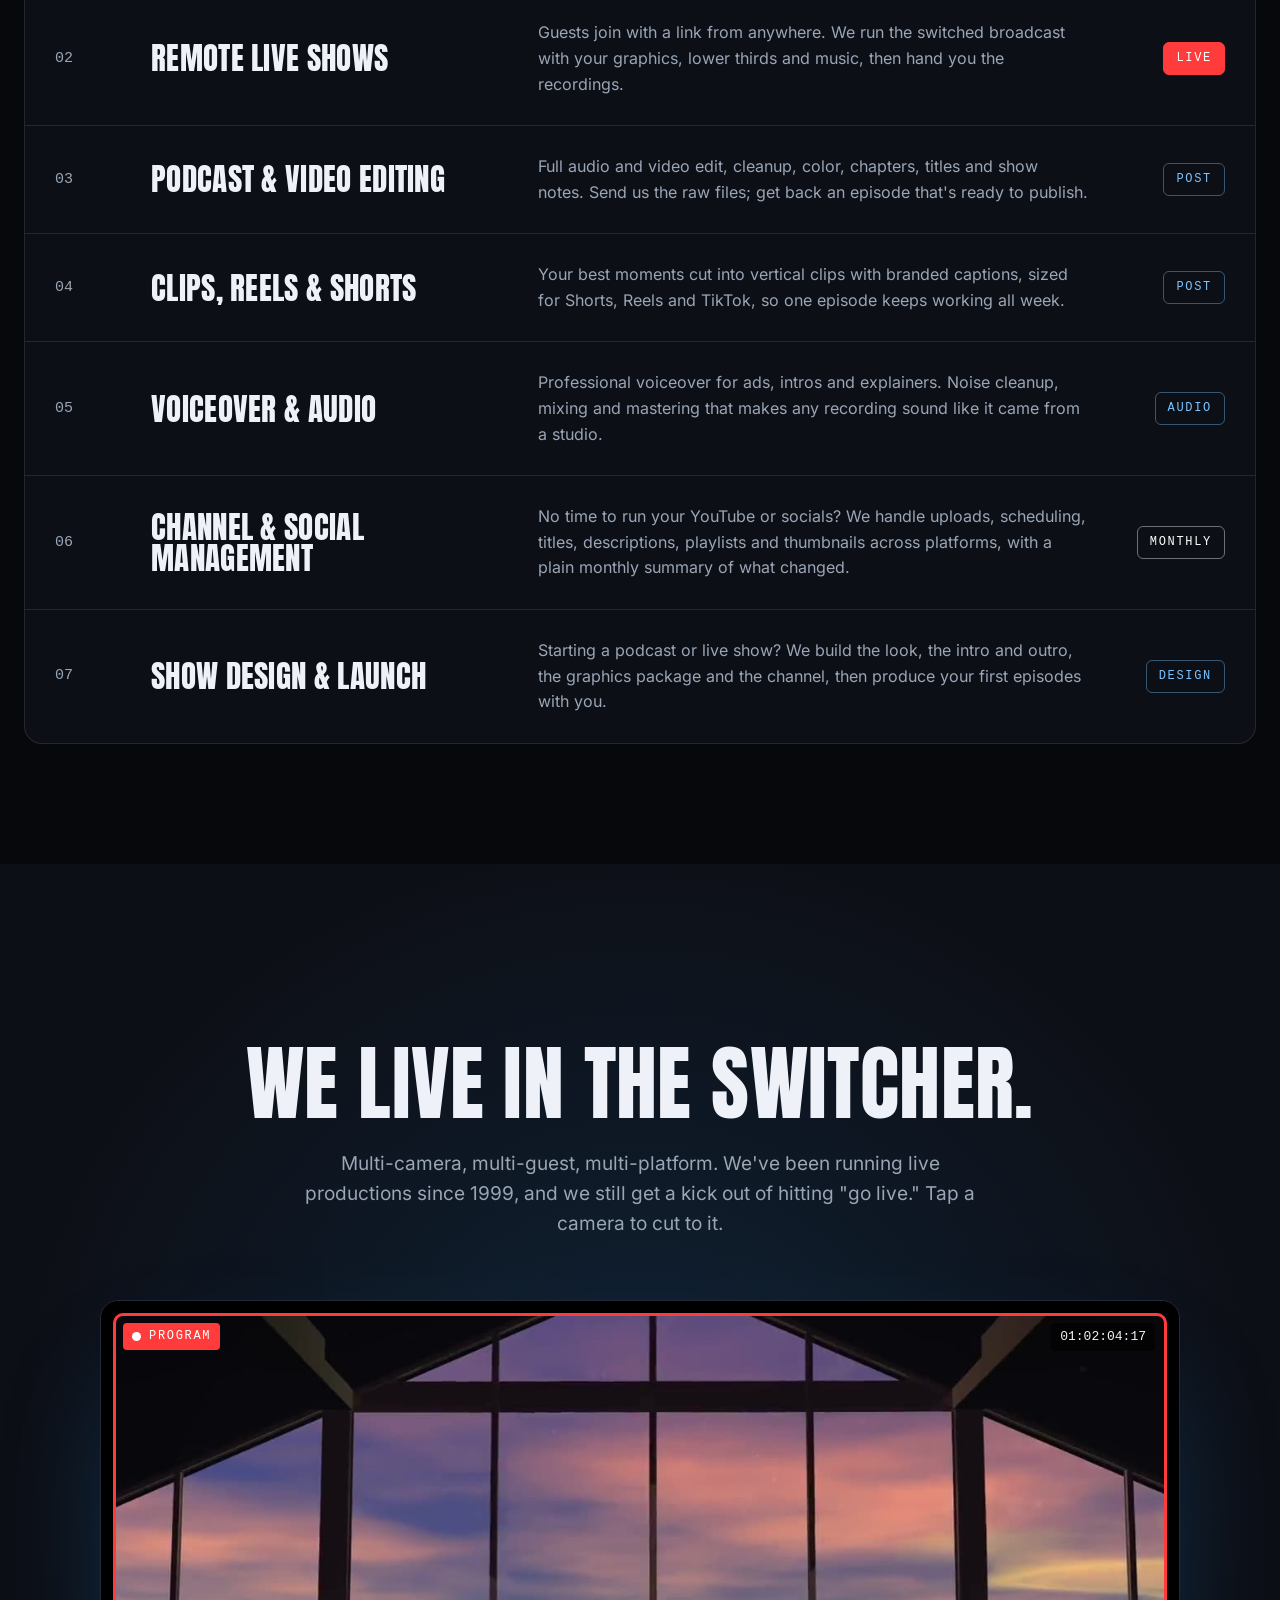
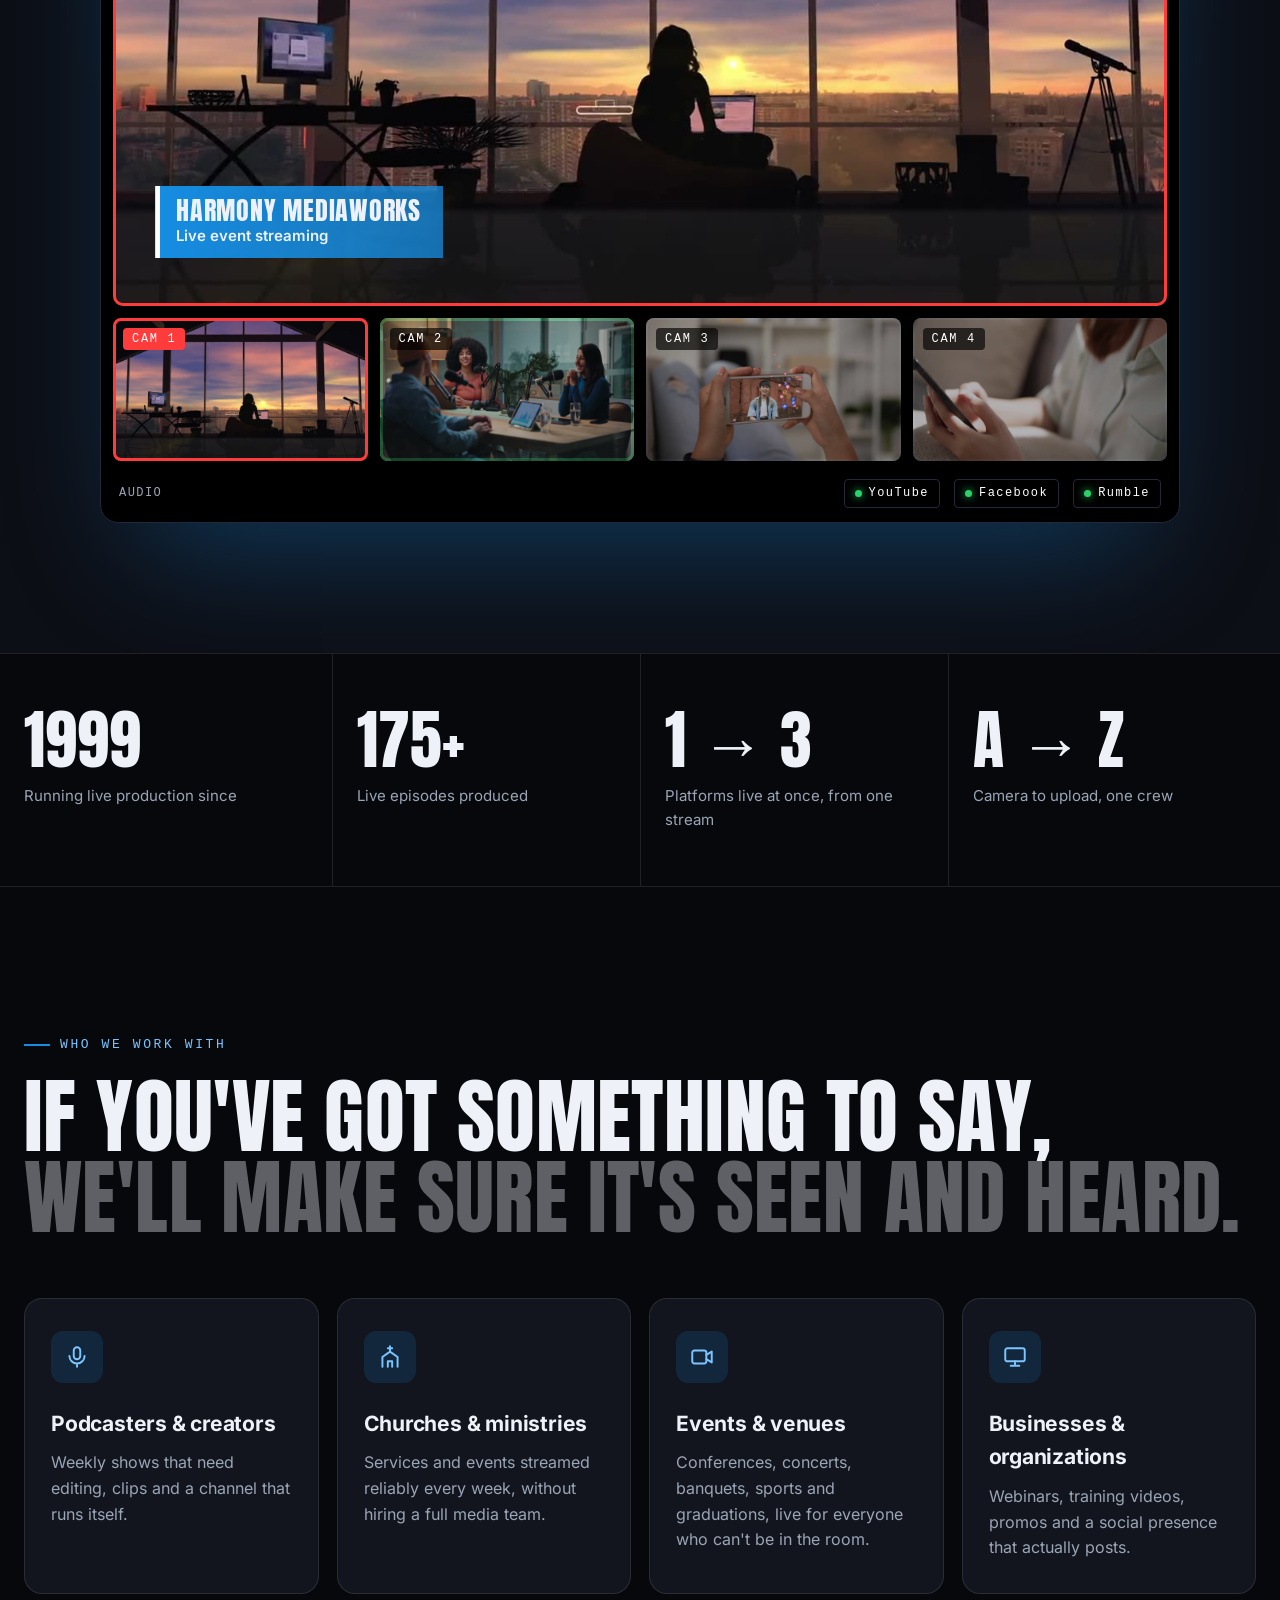
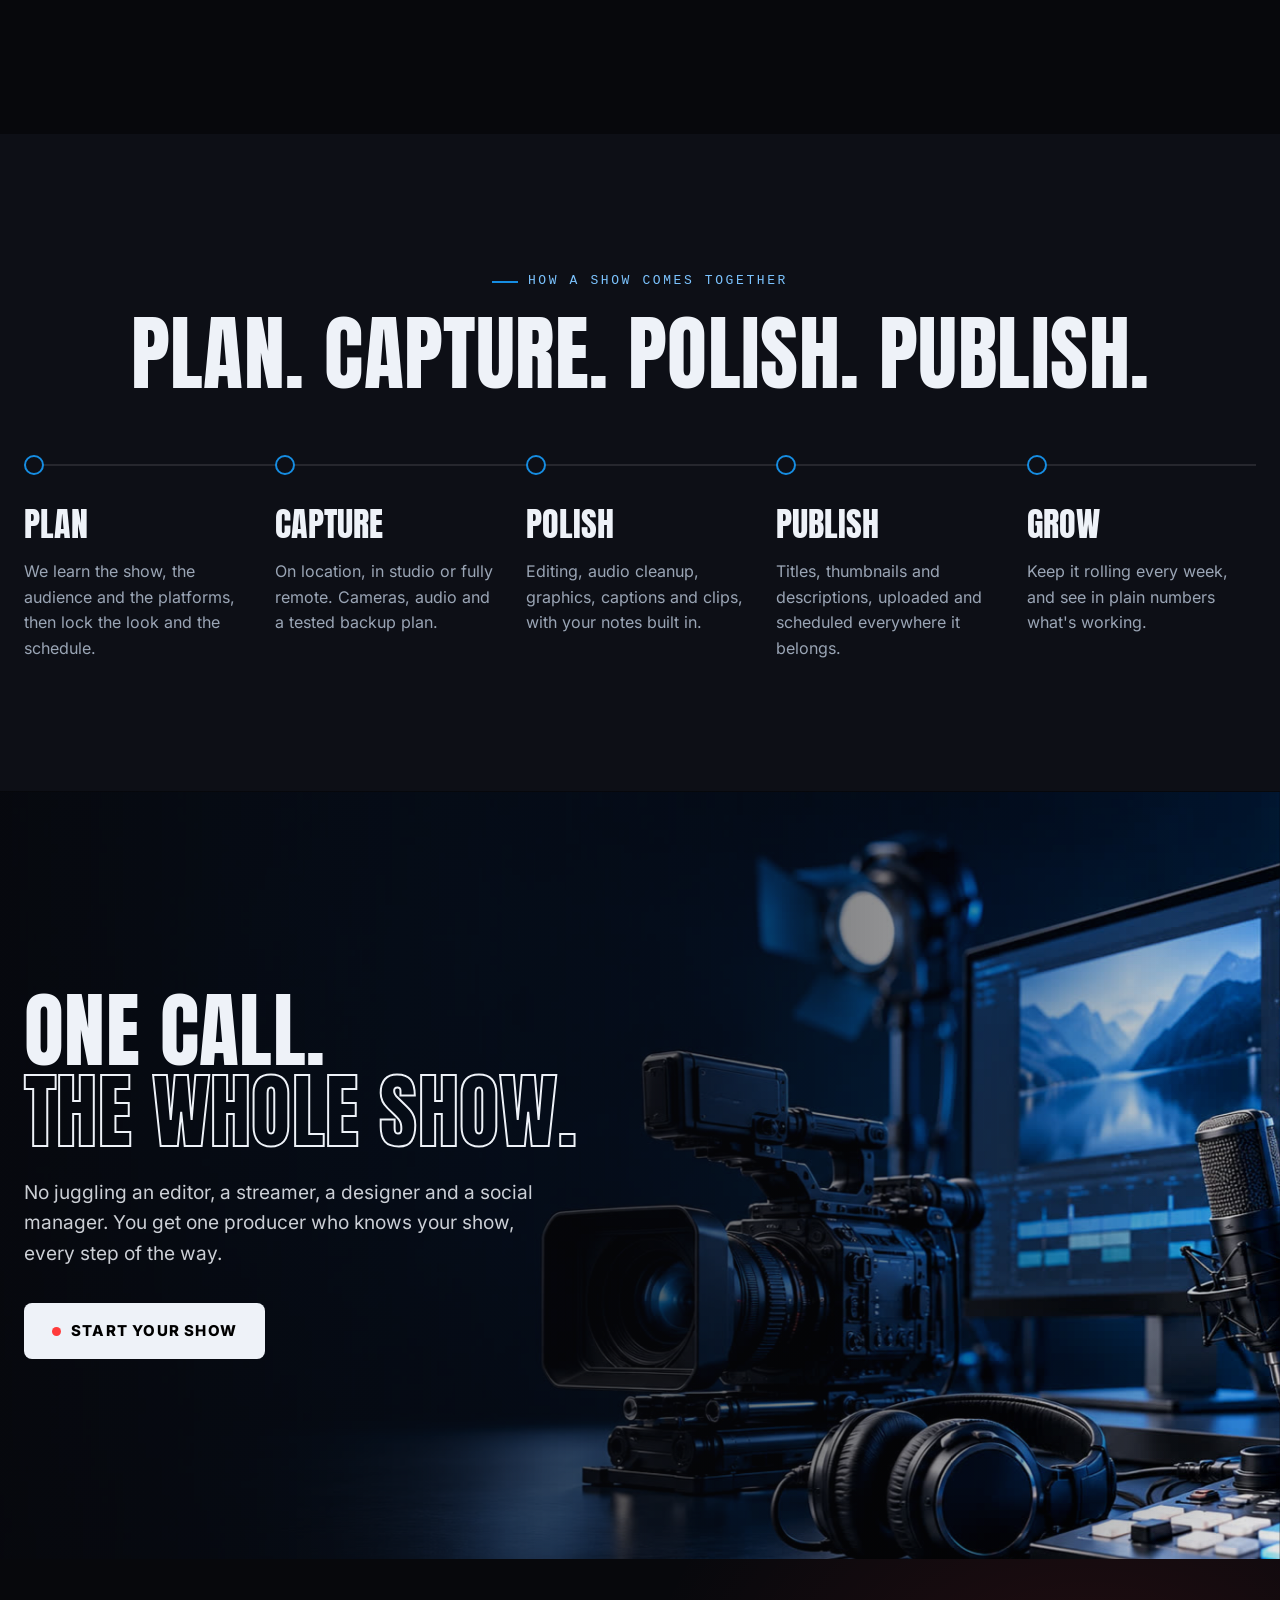
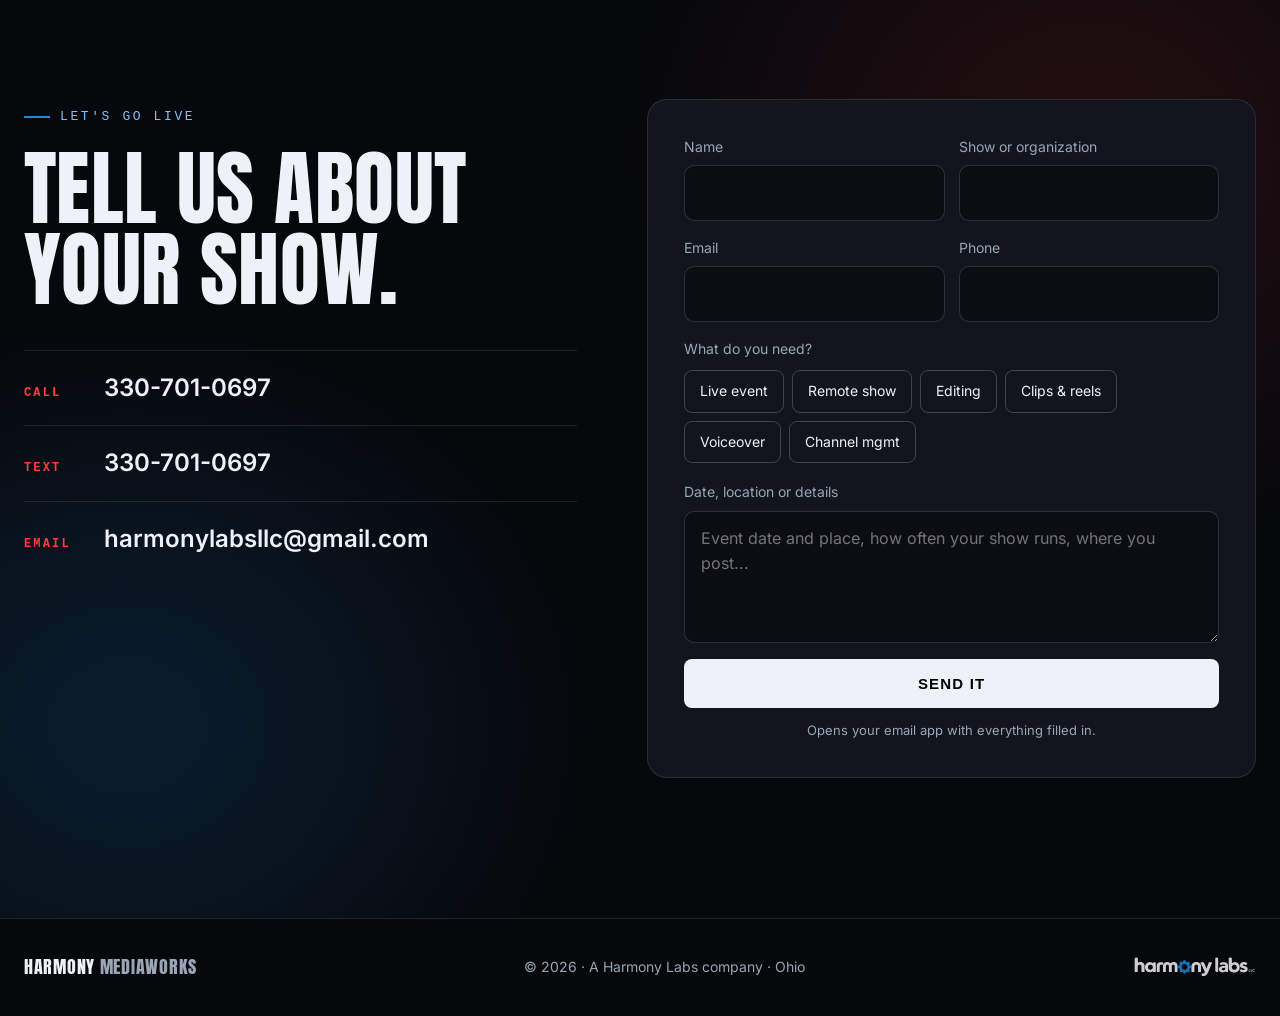
<file: mediaworks/index.html>
<!DOCTYPE html>
<html lang="en">
<head>
<meta charset="utf-8">
<meta name="viewport" content="width=device-width, initial-scale=1">
<title>Harmony MediaWorks | Live streaming, video, podcasts &amp; channel management</title>
<meta name="description" content="Harmony MediaWorks produces live streams, podcasts and video, edits audio and voiceover, and manages YouTube and social channels.">
<meta name="robots" content="noindex">
<meta name="theme-color" content="#07080c">
<link rel="icon" href="img/gear.svg" type="image/svg+xml">
<link rel="preload" href="fonts/anton.woff2" as="font" type="font/woff2" crossorigin>
<link rel="stylesheet" href="styles.css">
</head>
<body>
<a class="skip" href="#main">Skip to content</a>

<header class="nav" id="nav">
  <div class="wrap nav-in">
    <a class="brand" href="#top" aria-label="Harmony MediaWorks, back to top">
      <img src="img/gear.svg" alt="" width="30" height="30" class="brand-gear">
      <span class="brand-txt"><b>Harmony</b> MediaWorks</span>
    </a>
    <nav aria-label="Main">
      <ul class="links" id="links">
        <li><a href="#rundown">Services</a></li>
        <li><a href="#multiview">Our work</a></li>
        <li><a href="#process">Process</a></li>
        <li><a href="../labs/index.html" class="sister">Harmony Labs <span aria-hidden="true">↗</span></a></li>
        <li><a href="#contact" class="btn btn-sm"><i class="dot"></i>Book a show</a></li>
      </ul>
    </nav>
    <button class="menu" id="menu" aria-expanded="false" aria-controls="links" aria-label="Open menu"><span></span><span></span></button>
  </div>
</header>

<main id="main">

  <!-- HERO: viewfinder -->
  <section class="hero" id="top">
    <video class="hero-video" autoplay muted loop playsinline preload="auto" poster="media/podcast.jpg" aria-hidden="true">
      <source src="media/podcast.mp4" type="video/mp4">
    </video>
    <div class="hero-shade" aria-hidden="true"></div>

    <div class="vf" aria-hidden="true">
      <span class="vf-c tl"></span><span class="vf-c tr"></span><span class="vf-c bl"></span><span class="vf-c br"></span>
      <div class="vf-top"><span class="rec"><i></i>REC</span><span class="tc" id="tc">00:00:00:00</span><span class="vf-meta">1080p · 30 fps</span></div>
      <div class="vf-bot"><span>CAM 1</span><span class="vf-bat">▮▮▮▮▯</span></div>
      <canvas class="meters" id="meters"></canvas>
    </div>

    <div class="wrap hero-in">
      <p class="eyebrow reveal"><i class="dot"></i>Live · Video · Audio · Social</p>
      <h1 class="hero-h">
        <span class="line reveal">Your show.</span>
        <span class="line reveal">Produced, <span class="outline">streamed</span></span>
        <span class="line reveal">&amp; everywhere.</span>
      </h1>
      <p class="hero-sub reveal">On-location live streaming, podcast and video editing, voiceover and full channel management. One crew to call for the whole show, from first camera to final upload.</p>
      <div class="hero-cta reveal">
        <a href="#contact" class="btn"><i class="dot"></i>Book a show</a>
        <a href="#multiview" class="btn btn-ghost">▶ See it in action</a>
      </div>
    </div>
  </section>

  <!-- TICKER -->
  <div class="ticker" aria-hidden="true">
    <div class="ticker-label"><i class="dot"></i>ON AIR</div>
    <div class="ticker-win"><div class="ticker-track">
      <span>Live event streaming</span><span>Podcast production</span><span>Video editing</span><span>Reels &amp; shorts</span><span>Voiceover</span><span>Audio cleanup</span><span>YouTube management</span><span>Thumbnails</span><span>Multi-platform simulcast</span>
      <span>Live event streaming</span><span>Podcast production</span><span>Video editing</span><span>Reels &amp; shorts</span><span>Voiceover</span><span>Audio cleanup</span><span>YouTube management</span><span>Thumbnails</span><span>Multi-platform simulcast</span>
    </div></div>
  </div>

  <!-- RUNDOWN (services) -->
  <section class="rundown" id="rundown">
    <div class="wrap">
      <div class="sec-head">
        <p class="kicker reveal">Tonight's rundown</p>
        <h2 class="reveal">Everything your show needs.<br><span class="dim">Nothing it doesn't.</span></h2>
      </div>

      <div class="rd" role="list">
        <div class="rd-row rd-head" aria-hidden="true"><span>#</span><span>Segment</span><span>What you get</span><span>Type</span></div>
        <article class="rd-row reveal" role="listitem" data-bg="media/stream.mp4">
          <span class="rd-n">01</span><h3>On-location live streaming</h3>
          <p>We bring the cameras, audio and switching to your event: conferences, church services, concerts, sports, graduations. Streamed live to YouTube, Facebook, Rumble and more at the same time, and recorded for replay.</p>
          <span class="tag tag-live">Live</span>
        </article>
        <article class="rd-row reveal" role="listitem" data-bg="media/live.mp4">
          <span class="rd-n">02</span><h3>Remote live shows</h3>
          <p>Guests join with a link from anywhere. We run the switched broadcast with your graphics, lower thirds and music, then hand you the recordings.</p>
          <span class="tag tag-live">Live</span>
        </article>
        <article class="rd-row reveal" role="listitem" data-bg="media/podcast.mp4">
          <span class="rd-n">03</span><h3>Podcast &amp; video editing</h3>
          <p>Full audio and video edit, cleanup, color, chapters, titles and show notes. Send us the raw files; get back an episode that's ready to publish.</p>
          <span class="tag">Post</span>
        </article>
        <article class="rd-row reveal" role="listitem" data-bg="media/social.mp4">
          <span class="rd-n">04</span><h3>Clips, reels &amp; shorts</h3>
          <p>Your best moments cut into vertical clips with branded captions, sized for Shorts, Reels and TikTok, so one episode keeps working all week.</p>
          <span class="tag">Post</span>
        </article>
        <article class="rd-row reveal" role="listitem" data-bg="media/stream.mp4">
          <span class="rd-n">05</span><h3>Voiceover &amp; audio</h3>
          <p>Professional voiceover for ads, intros and explainers. Noise cleanup, mixing and mastering that makes any recording sound like it came from a studio.</p>
          <span class="tag">Audio</span>
        </article>
        <article class="rd-row reveal" role="listitem" data-bg="media/social.mp4">
          <span class="rd-n">06</span><h3>Channel &amp; social management</h3>
          <p>No time to run your YouTube or socials? We handle uploads, scheduling, titles, descriptions, playlists and thumbnails across platforms, with a plain monthly summary of what changed.</p>
          <span class="tag tag-grow">Monthly</span>
        </article>
        <article class="rd-row reveal" role="listitem" data-bg="media/podcast.mp4">
          <span class="rd-n">07</span><h3>Show design &amp; launch</h3>
          <p>Starting a podcast or live show? We build the look, the intro and outro, the graphics package and the channel, then produce your first episodes with you.</p>
          <span class="tag">Design</span>
        </article>
        <div class="rd-bg" id="rdbg" aria-hidden="true"><video muted loop playsinline preload="none"></video></div>
      </div>
    </div>
  </section>

  <!-- MULTIVIEW -->
  <section class="multiview" id="multiview">
    <div class="wrap">
      <div class="sec-head center">
        <p class="kicker reveal">The control room</p>
        <h2 class="reveal">We live in the switcher.</h2>
        <p class="lead reveal">Multi-camera, multi-guest, multi-platform. We've been running live productions since 1999, and we still get a kick out of hitting "go live." Tap a camera to cut to it.</p>
      </div>

      <div class="mv reveal" id="mv">
        <div class="mv-pgm">
          <video id="pgm" muted loop playsinline preload="none" poster="media/stream.jpg" aria-hidden="true"><source src="media/stream.mp4" type="video/mp4"></video>
          <span class="mv-lbl pgm-lbl"><i class="dot"></i>PROGRAM</span>
          <span class="mv-tc" id="mvtc" aria-hidden="true">00:00:00:00</span>
          <div class="lower3" id="l3"><b>Harmony MediaWorks</b><span id="l3sub">Live event streaming</span></div>
        </div>
        <div class="mv-cams" role="group" aria-label="Choose a camera">
          <button class="cam on" data-src="media/stream.mp4" data-l3="Live event streaming"><video muted loop playsinline preload="none" poster="media/stream.jpg"><source src="media/stream.mp4" type="video/mp4"></video><span class="mv-lbl">CAM 1</span></button>
          <button class="cam" data-src="media/podcast.mp4" data-l3="Podcast production"><video muted loop playsinline preload="none" poster="media/podcast.jpg"><source src="media/podcast.mp4" type="video/mp4"></video><span class="mv-lbl">CAM 2</span></button>
          <button class="cam" data-src="media/live.mp4" data-l3="Streams to every screen"><video muted loop playsinline preload="none" poster="media/live.jpg"><source src="media/live.mp4" type="video/mp4"></video><span class="mv-lbl">CAM 3</span></button>
          <button class="cam" data-src="media/social.mp4" data-l3="Clips for every platform"><video muted loop playsinline preload="none" poster="media/social.jpg"><source src="media/social.mp4" type="video/mp4"></video><span class="mv-lbl">CAM 4</span></button>
        </div>
        <div class="mv-bus" aria-hidden="true">
          <span class="bus-l">AUDIO</span><canvas id="bus"></canvas>
          <span class="bus-dest"><i></i>YouTube</span><span class="bus-dest"><i></i>Facebook</span><span class="bus-dest"><i></i>Rumble</span>
        </div>
      </div>
    </div>
  </section>

  <!-- PROOF -->
  <section class="proof">
    <div class="wrap proof-grid">
      <div class="stat reveal"><b data-count="1999">1999</b><span>Running live production since</span></div>
      <div class="stat reveal"><b><span data-count="175">175</span>+</b><span>Live episodes produced</span></div>
      <div class="stat reveal"><b>1 → <span data-count="3">3</span></b><span>Platforms live at once, from one stream</span></div>
      <div class="stat reveal"><b>A → Z</b><span>Camera to upload, one crew</span></div>
    </div>
  </section>

  <!-- WHO -->
  <section class="who">
    <div class="wrap">
      <div class="sec-head">
        <p class="kicker reveal">Who we work with</p>
        <h2 class="reveal">If you've got something to say,<br><span class="dim">we'll make sure it's seen and heard.</span></h2>
      </div>
      <div class="who-grid">
        <div class="who-card reveal"><span class="who-ic" aria-hidden="true"><svg viewBox="0 0 24 24"><rect x="9" y="3" width="6" height="11" rx="3"/><path d="M5 11a7 7 0 0 0 14 0M12 18v3"/></svg></span><h3>Podcasters &amp; creators</h3><p>Weekly shows that need editing, clips and a channel that runs itself.</p></div>
        <div class="who-card reveal"><span class="who-ic" aria-hidden="true"><svg viewBox="0 0 24 24"><path d="M12 2v5M10 4h4M5 21V12l7-5 7 5v9M10 21v-5h4v5"/></svg></span><h3>Churches &amp; ministries</h3><p>Services and events streamed reliably every week, without hiring a full media team.</p></div>
        <div class="who-card reveal"><span class="who-ic" aria-hidden="true"><svg viewBox="0 0 24 24"><rect x="3" y="6" width="13" height="12" rx="2"/><path d="M16 10l5-3v10l-5-3"/></svg></span><h3>Events &amp; venues</h3><p>Conferences, concerts, banquets, sports and graduations, live for everyone who can't be in the room.</p></div>
        <div class="who-card reveal"><span class="who-ic" aria-hidden="true"><svg viewBox="0 0 24 24"><rect x="3" y="4" width="18" height="12" rx="2"/><path d="M8 20h8M12 16v4"/></svg></span><h3>Businesses &amp; organizations</h3><p>Webinars, training videos, promos and a social presence that actually posts.</p></div>
      </div>
    </div>
  </section>

  <!-- PROCESS -->
  <section class="process" id="process">
    <div class="wrap">
      <div class="sec-head center">
        <p class="kicker reveal">How a show comes together</p>
        <h2 class="reveal">Plan. Capture. Polish. Publish.</h2>
      </div>
      <ol class="pr" id="pr">
        <li class="reveal"><span class="pr-dot"></span><b>Plan</b><p>We learn the show, the audience and the platforms, then lock the look and the schedule.</p></li>
        <li class="reveal"><span class="pr-dot"></span><b>Capture</b><p>On location, in studio or fully remote. Cameras, audio and a tested backup plan.</p></li>
        <li class="reveal"><span class="pr-dot"></span><b>Polish</b><p>Editing, audio cleanup, graphics, captions and clips, with your notes built in.</p></li>
        <li class="reveal"><span class="pr-dot"></span><b>Publish</b><p>Titles, thumbnails and descriptions, uploaded and scheduled everywhere it belongs.</p></li>
        <li class="reveal"><span class="pr-dot"></span><b>Grow</b><p>Keep it rolling every week, and see in plain numbers what's working.</p></li>
      </ol>
    </div>
  </section>

  <!-- STUDIO BAND -->
  <section class="band">
    <div class="band-img" id="bandimg" aria-hidden="true"></div>
    <div class="wrap band-in">
      <h2 class="reveal">One call.<br><span class="outline">The whole show.</span></h2>
      <p class="reveal">No juggling an editor, a streamer, a designer and a social manager. You get one producer who knows your show, every step of the way.</p>
      <a href="#contact" class="btn reveal"><i class="dot"></i>Start your show</a>
    </div>
  </section>

  <!-- CONTACT -->
  <section class="contact" id="contact">
    <div class="wrap contact-grid">
      <div>
        <p class="kicker reveal">Let's go live</p>
        <h2 class="reveal">Tell us about<br>your show.</h2>
        <ul class="direct reveal">
          <li><a href="tel:+13307010697"><span>Call</span>330-701-0697</a></li>
          <li><a href="sms:+13307010697"><span>Text</span>330-701-0697</a></li>
          <li><a href="mailto:harmonylabsllc@gmail.com"><span>Email</span>harmonylabsllc@gmail.com</a></li>
        </ul>
      </div>
      <form class="form reveal" id="form" novalidate>
        <div class="row2">
          <label>Name<input name="name" autocomplete="name" required></label>
          <label>Show or organization<input name="company" autocomplete="organization"></label>
        </div>
        <div class="row2">
          <label>Email<input name="email" type="email" autocomplete="email"></label>
          <label>Phone<input name="phone" type="tel" autocomplete="tel"></label>
        </div>
        <fieldset>
          <legend>What do you need?</legend>
          <div class="pills">
            <label><input type="checkbox" name="need" value="Live event streaming"><span>Live event</span></label>
            <label><input type="checkbox" name="need" value="Remote live show"><span>Remote show</span></label>
            <label><input type="checkbox" name="need" value="Podcast/video editing"><span>Editing</span></label>
            <label><input type="checkbox" name="need" value="Clips and reels"><span>Clips &amp; reels</span></label>
            <label><input type="checkbox" name="need" value="Voiceover/audio"><span>Voiceover</span></label>
            <label><input type="checkbox" name="need" value="Channel management"><span>Channel mgmt</span></label>
          </div>
        </fieldset>
        <label>Date, location or details<textarea name="msg" rows="4" placeholder="Event date and place, how often your show runs, where you post..."></textarea></label>
        <p class="err" id="err" role="alert"></p>
        <button class="btn btn-wide" type="submit">Send it</button>
        <p class="fine">Opens your email app with everything filled in.</p>
      </form>
    </div>
  </section>
</main>

<footer class="foot">
  <div class="wrap foot-in">
    <span class="brand-txt"><b>Harmony</b> MediaWorks</span>
    <p>© <span id="yr">2026</span> · A Harmony Labs company · Ohio</p>
    <a href="../labs/index.html" class="foot-labs"><img src="img/labs-logo-white-blue.svg" alt="Harmony Labs" width="120" height="21"></a>
  </div>
</footer>

<script src="script.js"></script>
</body>
</html>
</file>
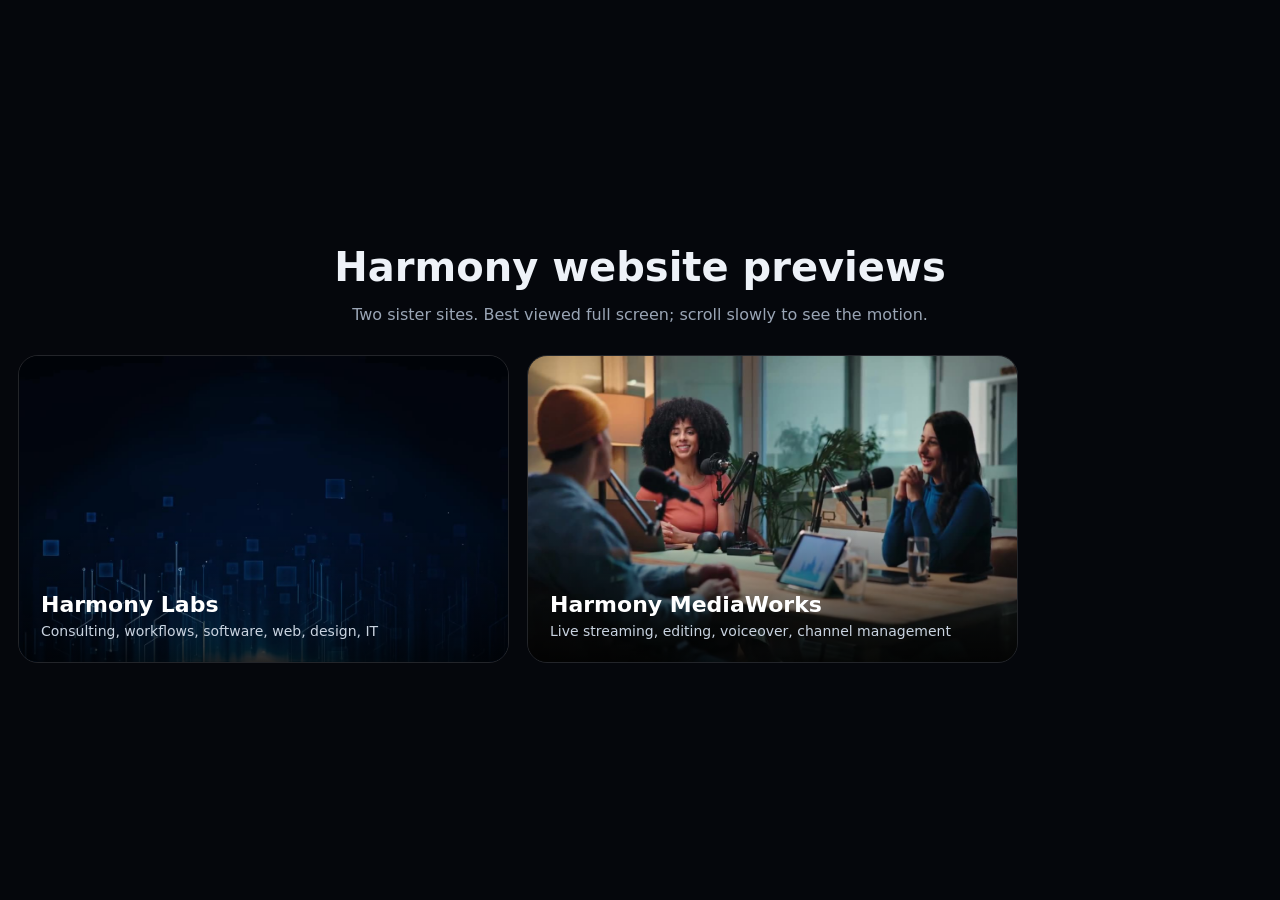
<file: preview.html>
<!DOCTYPE html>
<html lang="en">
<head>
<meta charset="utf-8">
<meta name="viewport" content="width=device-width, initial-scale=1">
<title>Harmony website previews</title>
<meta name="robots" content="noindex">
<style>
  body { margin: 0; min-height: 100vh; background: #05070c; color: #eef2f8; font: 16px/1.5 system-ui, -apple-system, "Segoe UI", Roboto, sans-serif; display: grid; place-items: center; padding: 32px 18px; box-sizing: border-box; }
  h1 { font-size: clamp(26px, 4vw, 40px); margin: 0 0 6px; text-align: center; }
  p { color: #9aa5b5; text-align: center; margin: 0 0 28px; }
  .grid { display: grid; grid-template-columns: repeat(auto-fit, minmax(min(100%, 340px), 1fr)); gap: 18px; width: min(1000px, 100%); }
  a { position: relative; display: block; aspect-ratio: 16/10; border-radius: 20px; overflow: hidden; text-decoration: none; color: #fff; border: 1px solid rgba(255,255,255,.12); transition: transform .3s; }
  a:hover, a:focus-visible { transform: translateY(-4px); }
  a img { width: 100%; height: 100%; object-fit: cover; }
  a span { position: absolute; inset: auto 0 0; padding: 60px 22px 20px; background: linear-gradient(transparent, rgba(0,0,0,.85)); font-weight: 700; font-size: 22px; }
  a small { display: block; font-weight: 400; font-size: 14px; color: #c9d3e0; }
</style>
</head>
<body>
<main>
  <h1>Harmony website previews</h1>
  <p>Two sister sites. Best viewed full screen; scroll slowly to see the motion.</p>
  <div class="grid">
    <a href="labs/index.html"><img src="labs/media/hero.jpg" alt=""><span>Harmony Labs<small>Consulting, workflows, software, web, design, IT</small></span></a>
    <a href="mediaworks/index.html"><img src="mediaworks/media/podcast.jpg" alt=""><span>Harmony MediaWorks<small>Live streaming, editing, voiceover, channel management</small></span></a>
  </div>
</main>
</body>
</html>
</file>
<file: labs/styles.css>
@font-face { font-family: "Space Grotesk"; src: url("fonts/space-grotesk.woff2") format("woff2"); font-weight: 300 700; font-display: swap; }
@font-face { font-family: "Inter"; src: url("fonts/inter.woff2") format("woff2"); font-weight: 100 900; font-display: swap; }

:root {
  --navy: #082E53;
  --azure: #168DE2;
  --ink: #04101f;
  --ink2: #071a31;
  --sky: #7cc4ff;
  --paper: #f4f7fb;
  --text: #0d1b2a;
  --muted: #5b6b7d;
  --line: rgba(255,255,255,.12);
  --head: "Space Grotesk", system-ui, sans-serif;
  --body: "Inter", system-ui, -apple-system, "Segoe UI", Roboto, sans-serif;
  --ease: cubic-bezier(.2,.7,.2,1);
}

* { box-sizing: border-box; }
html { scroll-behavior: smooth; -webkit-text-size-adjust: 100%; overflow-x: clip; }
body { margin: 0; font-family: var(--body); color: #e8f1fb; background: var(--ink); line-height: 1.6; font-size: 17px; -webkit-font-smoothing: antialiased; overflow-x: clip; }
img, video, canvas { display: block; max-width: 100%; }
a { color: inherit; }
h1, h2, h3 { font-family: var(--head); font-weight: 600; letter-spacing: -.02em; line-height: 1.05; margin: 0; }
h2 { font-size: clamp(34px, 5vw, 64px); }
h3 { font-size: 22px; letter-spacing: -.01em; }
p { margin: 0; }
.wrap { width: min(1200px, 100% - 48px); margin-inline: auto; }
.skip { position: absolute; left: -999px; top: 8px; background: #fff; color: var(--navy); padding: 10px 14px; border-radius: 8px; z-index: 100; }
.skip:focus { left: 8px; }
:focus-visible { outline: 3px solid var(--sky); outline-offset: 3px; border-radius: 6px; }

/* Buttons */
.btn { display: inline-flex; align-items: center; justify-content: center; gap: 8px; padding: 15px 26px; border-radius: 999px; background: var(--azure); color: #fff; font-family: var(--head); font-weight: 600; font-size: 17px; text-decoration: none; border: 0; cursor: pointer; position: relative; overflow: hidden; transition: transform .3s var(--ease), box-shadow .3s var(--ease); box-shadow: 0 10px 30px -10px rgba(22,141,226,.8); }
.btn::after { content: ""; position: absolute; inset: 0; background: linear-gradient(110deg, transparent 30%, rgba(255,255,255,.35) 50%, transparent 70%); transform: translateX(-120%); transition: transform .7s var(--ease); }
.btn:hover { transform: translateY(-2px); box-shadow: 0 16px 40px -10px rgba(22,141,226,.9); }
.btn:hover::after { transform: translateX(120%); }
.btn-ghost { background: rgba(255,255,255,.06); border: 1px solid rgba(255,255,255,.25); box-shadow: none; backdrop-filter: blur(8px); }
.btn-ghost:hover { background: rgba(255,255,255,.12); box-shadow: none; }
.btn-sm { padding: 10px 18px; font-size: 15px; }
.btn-wide { width: 100%; }

/* Nav */
.nav { position: fixed; inset: 0 0 auto; z-index: 50; transition: background .4s, backdrop-filter .4s, border-color .4s; border-bottom: 1px solid transparent; }
.nav.solid { background: rgba(4,16,31,.72); backdrop-filter: blur(14px) saturate(1.4); border-color: var(--line); }
.nav-in { display: flex; align-items: center; justify-content: space-between; height: 76px; }
.brand img { height: 30px; width: auto; }
.links { display: flex; align-items: center; gap: 30px; list-style: none; margin: 0; padding: 0; }
.links a:not(.btn) { text-decoration: none; font-size: 15px; color: rgba(232,241,251,.8); transition: color .2s; position: relative; }
.links a:not(.btn)::after { content: ""; position: absolute; left: 0; right: 0; bottom: -6px; height: 2px; background: var(--azure); transform: scaleX(0); transform-origin: left; transition: transform .3s var(--ease); }
.links a:not(.btn):hover { color: #fff; }
.links a:not(.btn):hover::after { transform: scaleX(1); }
.sister { color: var(--sky) !important; }
.menu { display: none; background: none; border: 0; width: 44px; height: 44px; cursor: pointer; position: relative; }
.menu span { position: absolute; left: 10px; right: 10px; height: 2px; background: #fff; transition: transform .3s var(--ease), top .3s; }
.menu span:first-child { top: 17px; } .menu span:last-child { top: 25px; }
.menu[aria-expanded="true"] span:first-child { top: 21px; transform: rotate(45deg); }
.menu[aria-expanded="true"] span:last-child { top: 21px; transform: rotate(-45deg); }

/* Hero */
.hero { position: relative; min-height: 100svh; display: grid; place-items: center; overflow: hidden; isolation: isolate; padding: 120px 0 90px; }
.hero-video { position: absolute; inset: 0; width: 100%; height: 100%; object-fit: cover; z-index: -3; transform: scale(1.08); }
.hero-shade { position: absolute; inset: 0; z-index: -2; background:
  radial-gradient(60% 50% at 50% 45%, rgba(22,141,226,.22), transparent 70%),
  linear-gradient(180deg, rgba(4,16,31,.65) 0%, rgba(4,16,31,.55) 40%, rgba(4,16,31,.92) 88%, var(--ink) 100%); }
.waves { position: absolute; inset: 0; width: 100%; height: 100%; z-index: -1; }
.hero-in { text-align: center; position: relative; }
.eyebrow { font-family: var(--head); text-transform: uppercase; letter-spacing: .28em; font-size: 13px; color: var(--sky); margin-bottom: 26px; }
.hero-h { font-size: clamp(44px, 8.4vw, 116px); font-weight: 600; letter-spacing: -.04em; line-height: .98; }
.rot { display: block; white-space: nowrap; height: 1.05em; overflow: hidden; position: relative; }
.rot-word { display: inline-block; background: linear-gradient(90deg, #fff 0%, var(--sky) 45%, var(--azure) 100%); -webkit-background-clip: text; background-clip: text; color: transparent; transition: transform .6s var(--ease), opacity .6s var(--ease); padding-bottom: .06em; }
.rot-word.out { transform: translateY(-100%); opacity: 0; }
.rot-word.in { transform: translateY(100%); opacity: 0; transition: none; }
.hero-sub { max-width: 640px; margin: 28px auto 0; font-size: clamp(17px, 1.6vw, 20px); color: rgba(232,241,251,.82); }
.hero-cta { display: flex; gap: 14px; justify-content: center; flex-wrap: wrap; margin-top: 38px; }

.hero-chips { position: absolute; inset: 0; pointer-events: none; z-index: 0; }
.chip { position: absolute; display: flex; align-items: center; gap: 10px; padding: 12px 18px; border-radius: 14px; background: rgba(8,46,83,.35); border: 1px solid rgba(124,196,255,.22); backdrop-filter: blur(10px); font-family: var(--head); font-size: 14px; color: #dbeeff; box-shadow: 0 20px 50px -20px rgba(0,0,0,.6), inset 0 1px 0 rgba(255,255,255,.08); animation: float 9s ease-in-out infinite; }
.chip i { width: 8px; height: 8px; border-radius: 50%; background: var(--azure); box-shadow: 0 0 12px var(--azure); }
.chip img { width: 46px; height: 46px; filter: drop-shadow(0 0 16px rgba(22,141,226,.7)); animation: spin 22s linear infinite; }
.c1 { left: 6%; top: 17%; }
.c2 { right: 8%; top: 22%; animation-delay: -3s; }
.c3 { left: 11%; bottom: 20%; animation-delay: -5s; }
.c4 { right: 12%; bottom: 22%; padding: 14px; border-radius: 22px; animation-delay: -1.5s; }
@keyframes float { 0%,100% { transform: translateY(0); } 50% { transform: translateY(-16px); } }
@keyframes spin { to { transform: rotate(360deg); } }
.scroll-cue { position: absolute; bottom: 28px; left: 50%; translate: -50% 0; width: 26px; height: 42px; border: 2px solid rgba(255,255,255,.4); border-radius: 14px; }
.scroll-cue span { position: absolute; left: 50%; top: 8px; width: 4px; height: 8px; margin-left: -2px; border-radius: 2px; background: #fff; animation: cue 1.8s var(--ease) infinite; }
@keyframes cue { 0% { opacity: 0; transform: translateY(0); } 30% { opacity: 1; } 100% { opacity: 0; transform: translateY(14px); } }

/* Marquee */
.marquee { background: var(--azure); color: #fff; overflow: hidden; padding: 18px 0; transform: rotate(-1.2deg) scale(1.03); margin: -14px 0; position: relative; z-index: 2; box-shadow: 0 20px 50px -20px rgba(22,141,226,.6); }
.marquee-track { display: flex; gap: 32px; width: max-content; animation: marq 38s linear infinite; font-family: var(--head); font-size: clamp(20px, 2.4vw, 30px); font-weight: 600; white-space: nowrap; align-items: center; }
.marquee b { font-weight: 400; opacity: .6; font-size: .7em; }
@keyframes marq { to { transform: translateX(-50%); } }

/* Light sections */
.light { background: var(--paper); color: var(--text); }
.kicker { font-family: var(--head); text-transform: uppercase; letter-spacing: .22em; font-size: 13px; color: var(--azure); margin-bottom: 18px; font-weight: 600; }
.kicker-light { color: var(--sky); }
.lead { font-size: 19px; color: var(--muted); max-width: 620px; margin-top: 22px; }
.sec-head { margin-bottom: 56px; }

/* Services */
.services { padding: 150px 0 120px; position: relative; }
.services h2 { color: var(--navy); }
.svc-list { list-style: none; margin: 0; padding: 0; border-top: 1px solid #d8e1ec; }
.svc { display: grid; grid-template-columns: 80px 1fr 60px; gap: 24px; align-items: center; padding: 34px 8px; border-bottom: 1px solid #d8e1ec; position: relative; cursor: default; transition: padding .4s var(--ease); }
.svc::before { content: ""; position: absolute; inset: 0; background: linear-gradient(90deg, rgba(22,141,226,.08), transparent 70%); opacity: 0; transition: opacity .4s; }
.svc:hover::before { opacity: 1; }
.svc:hover { padding-left: 22px; }
.svc-n { font-family: var(--head); font-size: 15px; color: var(--azure); font-weight: 600; }
.svc h3 { font-size: clamp(24px, 3vw, 38px); color: var(--navy); transition: color .3s; }
.svc p { color: var(--muted); margin-top: 10px; max-width: 640px; }
.svc-arrow { font-size: 28px; color: var(--azure); transform: translateX(-10px); opacity: 0; transition: .4s var(--ease); justify-self: end; }
.svc:hover .svc-arrow { transform: none; opacity: 1; }
.svc-thumb { display: none; }
.peek { position: fixed; left: 0; top: 0; width: 340px; aspect-ratio: 16/10; border-radius: 18px; overflow: hidden; pointer-events: none; z-index: 40; opacity: 0; transform: scale(.7); transition: opacity .35s var(--ease), transform .35s var(--ease); box-shadow: 0 40px 80px -30px rgba(4,16,31,.6); }
.peek.on { opacity: 1; transform: scale(1); }
.peek video { width: 100%; height: 100%; object-fit: cover; }
.peek::after { content: ""; position: absolute; inset: 0; background: linear-gradient(160deg, rgba(22,141,226,.25), rgba(8,46,83,.35)); mix-blend-mode: multiply; }

/* Statement */
.statement { position: relative; padding: 170px 0; background: radial-gradient(80% 60% at 50% 50%, #0b2c52 0%, var(--ink) 70%); overflow: hidden; }
.duo { position: absolute; inset: 0; width: 100%; height: 100%; opacity: .9; }
.statement .wrap { position: relative; }
.say { font-family: var(--head); font-size: clamp(30px, 4.6vw, 62px); line-height: 1.15; letter-spacing: -.025em; font-weight: 600; max-width: 1050px; }
.say .w { opacity: .14; transition: opacity .25s linear; }
.say .w.lit { opacity: 1; }
.say .w.hl { color: var(--sky); }
.duo-legend { display: flex; gap: 28px; margin-top: 44px; font-family: var(--head); font-size: 14px; letter-spacing: .12em; text-transform: uppercase; color: rgba(232,241,251,.7); }
.duo-legend span::before { content: ""; display: inline-block; width: 26px; height: 3px; border-radius: 2px; vertical-align: middle; margin-right: 10px; }
.lg-people::before { background: #ffffff; }
.lg-tech::before { background: var(--azure); }

/* Promises */
.promises { padding: 110px 0; }
.grid3 { display: grid; grid-template-columns: repeat(3, 1fr); gap: 26px; }
.promise { background: #fff; border-radius: 24px; padding: 36px 32px; box-shadow: 0 20px 50px -30px rgba(8,46,83,.35); border: 1px solid #e3eaf3; transition: transform .4s var(--ease), box-shadow .4s var(--ease); }
.promise:hover { transform: translateY(-6px); box-shadow: 0 30px 60px -30px rgba(8,46,83,.45); }
.promise svg { width: 48px; height: 48px; fill: none; stroke: var(--azure); stroke-width: 3; stroke-linecap: round; stroke-linejoin: round; margin-bottom: 22px; }
.promise h3 { color: var(--navy); }
.promise p { color: var(--muted); margin-top: 12px; }

/* Approach: horizontal scroll */
.approach { background: var(--ink); }
.hs { position: relative; height: 250vh; }
.hs-sticky { position: sticky; top: 0; height: 100vh; overflow: hidden; display: flex; flex-direction: column; justify-content: center; gap: 56px; }
.hs-head h2 { max-width: 700px; }
.hs-bar { height: 3px; background: rgba(255,255,255,.1); border-radius: 2px; margin-top: 30px; max-width: 420px; overflow: hidden; }
.hs-bar span { display: block; height: 100%; width: 100%; background: var(--azure); transform-origin: left; transform: scaleX(0); }
.hs-track { display: flex; gap: 28px; padding-left: max(24px, calc((100vw - 1200px) / 2)); padding-right: 10vw; will-change: transform; }
.step { flex: 0 0 min(460px, 78vw); min-height: 340px; padding: 40px 36px; border-radius: 28px; background: linear-gradient(160deg, rgba(22,141,226,.16), rgba(8,46,83,.25)); border: 1px solid rgba(124,196,255,.18); position: relative; overflow: hidden; }
.step::after { content: ""; position: absolute; width: 260px; height: 260px; right: -90px; bottom: -110px; border-radius: 50%; background: radial-gradient(circle, rgba(22,141,226,.45), transparent 70%); }
.step-n { font-family: var(--head); font-size: 96px; font-weight: 700; line-height: 1; color: transparent; -webkit-text-stroke: 1.5px rgba(124,196,255,.55); display: block; margin-bottom: 30px; }
.step h3 { font-size: 30px; }
.step p { margin-top: 14px; color: rgba(232,241,251,.75); font-size: 18px; position: relative; z-index: 1; }

/* Band */
.band { position: relative; padding: 180px 0; overflow: hidden; isolation: isolate; }
.band-video { position: absolute; inset: 0; width: 100%; height: 100%; object-fit: cover; z-index: -2; }
.band-shade { position: absolute; inset: 0; z-index: -1; background: linear-gradient(90deg, rgba(4,16,31,.95) 0%, rgba(8,46,83,.8) 50%, rgba(22,141,226,.35) 100%); }
.band h2 em { font-style: normal; color: var(--sky); }
.band p { max-width: 560px; margin-top: 24px; font-size: 19px; color: rgba(232,241,251,.85); }

/* FAQ */
.faq { padding: 130px 0; }
.faq h2 { color: var(--navy); }
.faq-grid { display: grid; grid-template-columns: 1fr 1.3fr; gap: 70px; align-items: start; }
.qs details { border-bottom: 1px solid #d8e1ec; }
.qs summary { list-style: none; cursor: pointer; padding: 24px 44px 24px 0; font-family: var(--head); font-weight: 600; font-size: 21px; color: var(--navy); position: relative; }
.qs summary::-webkit-details-marker { display: none; }
.qs summary::after { content: "+"; position: absolute; right: 6px; top: 50%; translate: 0 -50%; width: 32px; height: 32px; border-radius: 50%; display: grid; place-items: center; background: #e6f1fc; color: var(--azure); font-size: 22px; transition: transform .3s var(--ease), background .3s; }
.qs details[open] summary::after { transform: rotate(45deg); background: var(--azure); color: #fff; }
.qs details p { padding: 0 44px 26px 0; color: var(--muted); }

/* About */
.about { padding: 140px 0; background: linear-gradient(180deg, var(--ink) 0%, var(--ink2) 100%); }
.about-grid { display: grid; grid-template-columns: .8fr 1.2fr; gap: 80px; align-items: center; }
.about-mark { aspect-ratio: 1; border-radius: 50%; display: grid; place-items: center; background: radial-gradient(circle, rgba(22,141,226,.25), transparent 65%); position: relative; }
.about-mark::before, .about-mark::after { content: ""; position: absolute; inset: 8%; border-radius: 50%; border: 1px dashed rgba(124,196,255,.3); animation: spin 60s linear infinite; }
.about-mark::after { inset: 22%; border-style: solid; border-color: rgba(124,196,255,.15); animation-direction: reverse; animation-duration: 40s; }
.about-mark img { width: 46%; filter: drop-shadow(0 0 40px rgba(22,141,226,.7)); }
.spin { animation: spin 30s linear infinite; }
.about p { margin-top: 20px; font-size: 19px; color: rgba(232,241,251,.82); max-width: 620px; }

/* Sister */
.sister-sec { padding: 0 0 120px; background: var(--ink2); }
.sister-card { display: block; position: relative; border-radius: 32px; overflow: hidden; text-decoration: none; isolation: isolate; min-height: 420px; }
.sister-card video { position: absolute; inset: 0; width: 100%; height: 100%; object-fit: cover; z-index: -2; transition: transform 1.2s var(--ease); }
.sister-card:hover video { transform: scale(1.06); }
.sister-shade { position: absolute; inset: 0; z-index: -1; background: linear-gradient(90deg, rgba(4,16,31,.92), rgba(4,16,31,.4)); }
.sister-in { padding: 70px 60px; max-width: 620px; }
.sister-in h2 { font-size: clamp(30px, 4vw, 50px); }
.sister-in p:not(.kicker) { margin: 18px 0 30px; color: rgba(232,241,251,.85); font-size: 18px; }

/* Contact */
.contact { padding: 140px 0; background: radial-gradient(70% 70% at 15% 30%, rgba(22,141,226,.22), transparent 60%), var(--navy); }
.contact-grid { display: grid; grid-template-columns: 1fr 1.1fr; gap: 70px; align-items: start; }
.direct { list-style: none; padding: 0; margin: 40px 0 0; }
.direct a { display: flex; gap: 18px; align-items: baseline; padding: 18px 0; border-top: 1px solid rgba(255,255,255,.14); text-decoration: none; font-size: clamp(18px, 2vw, 24px); font-family: var(--head); transition: color .2s, padding .3s var(--ease); }
.direct a:hover { color: var(--sky); padding-left: 8px; }
.direct span { width: 62px; font-size: 12px; letter-spacing: .2em; text-transform: uppercase; color: var(--sky); }
.form { background: rgba(4,16,31,.45); border: 1px solid rgba(124,196,255,.2); border-radius: 28px; padding: 36px; backdrop-filter: blur(10px); }
.form label { display: block; font-size: 14px; color: rgba(232,241,251,.75); margin-bottom: 16px; }
.form input:not([type=checkbox]), .form textarea { display: block; width: 100%; margin-top: 7px; padding: 14px 16px; border-radius: 12px; border: 1px solid rgba(255,255,255,.16); background: rgba(255,255,255,.05); color: #fff; font: inherit; font-size: 16px; transition: border-color .2s, background .2s; }
.form input:focus, .form textarea:focus { outline: none; border-color: var(--azure); background: rgba(22,141,226,.08); }
.row2 { display: grid; grid-template-columns: 1fr 1fr; gap: 14px; }
fieldset { border: 0; padding: 0; margin: 0 0 18px; }
legend { font-size: 14px; color: rgba(232,241,251,.75); margin-bottom: 10px; padding: 0; }
.pills { display: flex; flex-wrap: wrap; gap: 8px; }
.pills label { margin: 0; }
.pills input { position: absolute; opacity: 0; pointer-events: none; }
.pills span { display: inline-block; padding: 9px 15px; border-radius: 999px; border: 1px solid rgba(255,255,255,.2); font-size: 14px; color: #dbeeff; cursor: pointer; transition: .2s; user-select: none; }
.pills input:checked + span { background: var(--azure); border-color: var(--azure); color: #fff; }
.pills input:focus-visible + span { outline: 3px solid var(--sky); outline-offset: 2px; }
.err { color: #ffb4ab; font-size: 14px; min-height: 0; margin-bottom: 8px; }
.fine { font-size: 13px; color: rgba(232,241,251,.55); text-align: center; margin-top: 12px; }

/* Footer */
.foot { background: var(--ink); border-top: 1px solid var(--line); padding: 36px 0; }
.foot-in { display: flex; align-items: center; justify-content: space-between; gap: 20px; flex-wrap: wrap; font-size: 14px; color: rgba(232,241,251,.6); }
.foot img { height: 24px; width: auto; }
.foot a { text-decoration: none; color: var(--sky); }

/* Reveal */
.reveal { opacity: 0; transform: translateY(28px); transition: opacity .9s var(--ease), transform .9s var(--ease); }
.reveal.vis { opacity: 1; transform: none; }

/* Responsive */
@media (max-width: 980px) {
  .menu { display: block; }
  .links { position: fixed; inset: 76px 0 auto; flex-direction: column; align-items: stretch; gap: 0; padding: 10px 24px 28px; background: rgba(4,16,31,.97); backdrop-filter: blur(14px); border-bottom: 1px solid var(--line); transform: translateY(-12px); opacity: 0; pointer-events: none; transition: .3s var(--ease); }
  .links.open { transform: none; opacity: 1; pointer-events: auto; }
  .links li a:not(.btn) { display: block; padding: 16px 0; font-size: 18px; border-bottom: 1px solid var(--line); }
  .links li a:not(.btn)::after { display: none; }
  .links .btn { margin-top: 18px; width: 100%; }
  .chip { display: none; }
  .svc { grid-template-columns: 1fr; gap: 14px; padding: 30px 0; }
  .svc:hover { padding-left: 0; }
  .svc-arrow { display: none; }
  .svc-thumb { display: block; width: 100%; aspect-ratio: 16/9; object-fit: cover; border-radius: 16px; order: -1; }
  .peek { display: none; }
  .grid3, .faq-grid, .about-grid, .contact-grid { grid-template-columns: 1fr; gap: 40px; }
  .about-mark { max-width: 260px; }
  .sister-in { padding: 48px 28px; }
}
@media (max-width: 560px) {
  body { font-size: 16px; }
  .hero-h { font-size: 9.6vw; }
  .row2 { grid-template-columns: 1fr; gap: 0; }
  .form { padding: 26px 20px; }
  .services, .faq, .about, .contact { padding: 100px 0; }
  .statement, .band { padding: 120px 0; }
  .step { min-height: 300px; padding: 32px 26px; }
  .step-n { font-size: 72px; }
}

/* Horizontal scroll fallback (no JS or reduced motion) */
.no-hs .hs { height: auto; }
.no-hs .hs-sticky { position: static; height: auto; padding: 120px 0; }
.no-hs .hs-track { flex-direction: column; padding-right: 24px; transform: none !important; }
.no-hs .step { flex-basis: auto; width: min(1200px, 100% - 24px); min-height: 0; }
.no-hs .hs-bar { display: none; }

@media (prefers-reduced-motion: reduce) {
  html { scroll-behavior: auto; }
  *, *::before, *::after { animation: none !important; transition: none !important; }
  .reveal { opacity: 1; transform: none; }
  .say .w { opacity: 1; }
}
</file>
<file: mediaworks/styles.css>
@font-face { font-family: "Anton"; src: url("fonts/anton.woff2") format("woff2"); font-weight: 400; font-display: swap; }
@font-face { font-family: "Inter"; src: url("fonts/inter.woff2") format("woff2"); font-weight: 100 900; font-display: swap; }

:root {
  --bg: #07080c;
  --bg2: #0d0f16;
  --panel: #12151e;
  --azure: #168DE2;
  --sky: #7cc4ff;
  --navy: #082E53;
  --red: #ff3b3b;
  --text: #eef2f8;
  --muted: #9aa5b5;
  --line: rgba(255,255,255,.1);
  --head: "Anton", Impact, "Arial Narrow", sans-serif;
  --body: "Inter", system-ui, -apple-system, "Segoe UI", Roboto, sans-serif;
  --mono: ui-monospace, "SF Mono", Menlo, Consolas, monospace;
  --ease: cubic-bezier(.2,.7,.2,1);
}

* { box-sizing: border-box; }
html { scroll-behavior: smooth; -webkit-text-size-adjust: 100%; overflow-x: clip; }
body { margin: 0; font-family: var(--body); background: var(--bg); color: var(--text); line-height: 1.6; font-size: 17px; -webkit-font-smoothing: antialiased; overflow-x: clip; }
img, video, canvas { display: block; max-width: 100%; }
a { color: inherit; }
h1, h2, h3 { margin: 0; font-weight: 400; }
h2 { font-family: var(--head); font-size: clamp(40px, 6.4vw, 88px); line-height: .98; text-transform: uppercase; letter-spacing: .005em; }
h3 { font-size: 21px; font-weight: 700; letter-spacing: -.01em; }
p { margin: 0; }
.wrap { width: min(1240px, 100% - 48px); margin-inline: auto; }
.dim { color: rgba(238,242,248,.38); }
.outline { color: transparent; -webkit-text-stroke: 2px var(--text); }
.skip { position: absolute; left: -999px; top: 8px; background: #fff; color: #000; padding: 10px 14px; border-radius: 8px; z-index: 100; }
.skip:focus { left: 8px; }
:focus-visible { outline: 3px solid var(--sky); outline-offset: 3px; border-radius: 6px; }
.dot { display: inline-block; width: 9px; height: 9px; border-radius: 50%; background: var(--red); box-shadow: 0 0 0 0 rgba(255,59,59,.7); animation: pulse 1.6s infinite; flex: none; }
@keyframes pulse { 0% { box-shadow: 0 0 0 0 rgba(255,59,59,.6); } 70% { box-shadow: 0 0 0 10px rgba(255,59,59,0); } 100% { box-shadow: 0 0 0 0 rgba(255,59,59,0); } }

/* Buttons */
.btn { display: inline-flex; align-items: center; justify-content: center; gap: 10px; padding: 16px 28px; border-radius: 8px; background: var(--text); color: #000; font-weight: 800; font-size: 15px; letter-spacing: .08em; text-transform: uppercase; text-decoration: none; border: 0; cursor: pointer; transition: transform .25s var(--ease), background .25s, color .25s; }
.btn:hover { transform: translateY(-2px); background: var(--azure); color: #fff; }
.btn-ghost { background: transparent; color: var(--text); border: 1px solid rgba(255,255,255,.35); }
.btn-ghost:hover { background: rgba(255,255,255,.1); }
.btn-sm { padding: 10px 16px; font-size: 13px; }
.btn-wide { width: 100%; }

/* Nav */
.nav { position: fixed; inset: 0 0 auto; z-index: 50; border-bottom: 1px solid transparent; transition: background .4s, border-color .4s; }
.nav.solid { background: rgba(7,8,12,.78); backdrop-filter: blur(14px); border-color: var(--line); }
.nav-in { height: 74px; display: flex; align-items: center; justify-content: space-between; }
.brand { display: flex; align-items: center; gap: 10px; text-decoration: none; }
.brand-gear { width: 28px; height: 28px; animation: spin 14s linear infinite; }
@keyframes spin { to { transform: rotate(360deg); } }
.brand-txt { font-family: var(--head); font-size: 22px; text-transform: uppercase; letter-spacing: .04em; color: var(--muted); }
.brand-txt b { font-weight: 400; color: var(--text); }
.links { display: flex; gap: 30px; align-items: center; list-style: none; margin: 0; padding: 0; }
.links a:not(.btn) { text-decoration: none; font-size: 14px; font-weight: 600; letter-spacing: .06em; text-transform: uppercase; color: rgba(238,242,248,.75); transition: color .2s; }
.links a:not(.btn):hover { color: #fff; }
.sister { color: var(--sky) !important; }
.menu { display: none; background: none; border: 0; width: 44px; height: 44px; cursor: pointer; position: relative; }
.menu span { position: absolute; left: 10px; right: 10px; height: 2px; background: #fff; transition: transform .3s var(--ease), top .3s; }
.menu span:first-child { top: 17px; } .menu span:last-child { top: 25px; }
.menu[aria-expanded="true"] span:first-child { top: 21px; transform: rotate(45deg); }
.menu[aria-expanded="true"] span:last-child { top: 21px; transform: rotate(-45deg); }

/* Hero */
.hero { position: relative; min-height: 100svh; display: flex; align-items: flex-end; padding: 140px 0 110px; overflow: hidden; isolation: isolate; }
.hero-video { position: absolute; inset: 0; width: 100%; height: 100%; object-fit: cover; z-index: -2; transform: scale(1.06); }
.hero-shade { position: absolute; inset: 0; z-index: -1; background:
  linear-gradient(90deg, rgba(7,8,12,.92) 0%, rgba(7,8,12,.65) 45%, rgba(7,8,12,.2) 100%),
  linear-gradient(180deg, rgba(7,8,12,.3) 0%, transparent 40%, rgba(7,8,12,.95) 100%); }
.vf { position: absolute; inset: 96px 28px 28px; pointer-events: none; font-family: var(--mono); font-size: 13px; color: rgba(255,255,255,.85); letter-spacing: .08em; }
.vf-c { position: absolute; width: 34px; height: 34px; border: 2px solid rgba(255,255,255,.7); }
.tl { left: 0; top: 0; border-right: 0; border-bottom: 0; } .tr { right: 0; top: 0; border-left: 0; border-bottom: 0; }
.bl { left: 0; bottom: 0; border-right: 0; border-top: 0; } .br { right: 0; bottom: 0; border-left: 0; border-top: 0; }
.vf-top { position: absolute; top: 16px; left: 50px; right: 50px; display: flex; gap: 26px; align-items: center; }
.vf-meta { margin-left: auto; }
.rec { display: inline-flex; align-items: center; gap: 8px; color: #fff; font-weight: 700; }
.rec i { width: 11px; height: 11px; border-radius: 50%; background: var(--red); animation: blink 1s steps(2) infinite; }
@keyframes blink { 50% { opacity: 0; } }
.vf-bot { position: absolute; bottom: 14px; left: 50px; right: 50px; display: flex; justify-content: space-between; }
.meters { position: absolute; right: 18px; top: 60px; width: 26px; height: 200px; }
.hero-in { position: relative; }
.eyebrow { display: inline-flex; align-items: center; gap: 12px; font-size: 13px; font-weight: 700; letter-spacing: .24em; text-transform: uppercase; color: var(--text); padding: 9px 16px; border: 1px solid rgba(255,255,255,.25); border-radius: 999px; background: rgba(0,0,0,.3); backdrop-filter: blur(6px); margin-bottom: 28px; }
.hero-h { font-family: var(--head); text-transform: uppercase; font-size: clamp(54px, min(9vw, 14vh), 136px); line-height: .9; letter-spacing: .005em; }
.hero-h .line { display: block; }
.hero-h .outline { -webkit-text-stroke-width: 2.5px; }
.hero-sub { max-width: 600px; margin-top: 30px; font-size: clamp(17px, 1.5vw, 20px); color: rgba(238,242,248,.85); }
.hero-cta { display: flex; gap: 14px; flex-wrap: wrap; margin-top: 36px; }

/* Ticker */
.ticker { display: flex; background: var(--red); color: #fff; position: relative; z-index: 2; }
.ticker-label { display: flex; align-items: center; gap: 10px; padding: 0 22px; background: #000; font-family: var(--head); font-size: 22px; letter-spacing: .08em; flex: none; }
.ticker-label .dot { background: var(--red); }
.ticker-win { overflow: hidden; flex: 1; }
.ticker-track { display: flex; width: max-content; animation: tick 45s linear infinite; }
.ticker-track span { font-family: var(--head); font-size: clamp(20px, 2.2vw, 28px); text-transform: uppercase; padding: 14px 26px; white-space: nowrap; position: relative; }
.ticker-track span::after { content: "/"; position: absolute; right: -6px; opacity: .5; }
@keyframes tick { to { transform: translateX(-50%); } }

/* Section basics */
.kicker { display: inline-flex; align-items: center; gap: 10px; font-family: var(--mono); font-size: 13px; letter-spacing: .2em; text-transform: uppercase; color: var(--sky); margin-bottom: 22px; }
.kicker::before { content: ""; width: 26px; height: 2px; background: var(--azure); }
.sec-head { margin-bottom: 60px; }
.sec-head.center { text-align: center; }
.sec-head.center .kicker { justify-content: center; }
.lead { font-size: 19px; color: var(--muted); max-width: 680px; margin-top: 24px; }
.center .lead { margin-inline: auto; }

/* Rundown */
.rundown { padding: 140px 0 120px; }
.rd { position: relative; border: 1px solid var(--line); border-radius: 18px; overflow: hidden; isolation: isolate; background: rgba(18,21,30,.6); }
.rd-row { display: grid; grid-template-columns: 70px 1.05fr 1.6fr 110px; gap: 26px; align-items: center; padding: 28px 30px; border-top: 1px solid var(--line); position: relative; transition: background .3s; }
.rd-head { border-top: 0; padding: 14px 30px; font-family: var(--mono); font-size: 12px; letter-spacing: .18em; text-transform: uppercase; color: var(--muted); background: rgba(255,255,255,.03); }
.rd-row:not(.rd-head)::before { content: ""; position: absolute; left: 0; top: 0; bottom: 0; width: 4px; background: var(--red); transform: scaleY(0); transition: transform .35s var(--ease); }
.rd-row:not(.rd-head):hover { background: rgba(7,8,12,.55); }
.rd-row:not(.rd-head):hover::before { transform: scaleY(1); }
.rd-n { font-family: var(--mono); color: var(--muted); font-size: 15px; }
.rd-row:hover .rd-n { color: var(--red); }
.rd-row h3 { font-family: var(--head); font-weight: 400; text-transform: uppercase; font-size: clamp(24px, 2.4vw, 34px); line-height: 1; letter-spacing: .01em; }
.rd-row p { color: var(--muted); font-size: 16px; transition: color .3s; }
.rd-row:hover p { color: var(--text); }
.tag { justify-self: end; font-family: var(--mono); font-size: 12px; letter-spacing: .14em; text-transform: uppercase; padding: 6px 12px; border-radius: 6px; border: 1px solid rgba(124,196,255,.4); color: var(--sky); }
.tag-live { border-color: var(--red); color: #fff; background: var(--red); }
.tag-grow { border-color: rgba(255,255,255,.4); color: #fff; }
.rd-bg { position: absolute; inset: 0; z-index: -1; opacity: 0; transition: opacity .5s; }
.rd-bg.on { opacity: .22; }
.rd-bg video { width: 100%; height: 100%; object-fit: cover; filter: grayscale(.3) contrast(1.1); }

/* Multiview */
.multiview { padding: 130px 0; background: radial-gradient(70% 60% at 50% 40%, rgba(22,141,226,.14), transparent 70%), var(--bg2); }
.mv { background: #000; border: 1px solid #222837; border-radius: 18px; padding: 12px; display: grid; grid-template-columns: 1fr; gap: 12px; max-width: 1080px; margin-inline: auto; box-shadow: 0 60px 120px -40px rgba(22,141,226,.35); }
.mv-pgm { position: relative; border-radius: 10px; overflow: hidden; outline: 3px solid var(--red); outline-offset: -3px; aspect-ratio: 16/9; background: #111; }
.mv-pgm video { width: 100%; height: 100%; object-fit: cover; transition: opacity .12s; }
.mv-pgm.cut video { opacity: .2; }
.mv-lbl { position: absolute; left: 10px; top: 10px; display: inline-flex; align-items: center; gap: 8px; font-family: var(--mono); font-size: 12px; letter-spacing: .14em; padding: 4px 9px; background: rgba(0,0,0,.65); border-radius: 4px; color: #fff; }
.pgm-lbl { background: var(--red); }
.pgm-lbl .dot { background: #fff; }
.mv-tc { position: absolute; right: 12px; top: 10px; font-family: var(--mono); font-size: 13px; background: rgba(0,0,0,.65); padding: 4px 9px; border-radius: 4px; }
.lower3 { position: absolute; left: 4%; bottom: 8%; display: flex; flex-direction: column; background: linear-gradient(90deg, var(--azure), rgba(22,141,226,.75)); padding: 10px 22px 10px 16px; border-left: 5px solid #fff; clip-path: inset(0 100% 0 0); transition: clip-path .6s var(--ease); }
.lower3.show { clip-path: inset(0 0 0 0); }
.lower3 b { font-family: var(--head); font-weight: 400; font-size: clamp(16px, 2vw, 26px); text-transform: uppercase; letter-spacing: .03em; line-height: 1.1; }
.lower3 span { font-size: clamp(12px, 1.2vw, 15px); font-weight: 600; }
.mv-cams { display: grid; grid-template-columns: repeat(4, 1fr); gap: 12px; }
.cam { aspect-ratio: 16/9; position: relative; padding: 0; border: 0; border-radius: 8px; overflow: hidden; cursor: pointer; background: #111; outline: 2px solid #222837; outline-offset: -2px; transition: outline-color .2s, transform .2s; min-height: 0; }
.cam video { width: 100%; height: 100%; object-fit: cover; opacity: .75; transition: opacity .2s; }
.cam:hover video { opacity: 1; }
.cam.on { outline: 3px solid var(--red); outline-offset: -3px; }
.cam.on video { opacity: 1; }
.cam.on .mv-lbl { background: var(--red); }
.cam.pvw { outline: 3px solid #29d36a; outline-offset: -3px; }
.mv-bus { grid-column: 1 / -1; display: flex; align-items: center; gap: 14px; padding: 6px 6px 2px; font-family: var(--mono); font-size: 12px; letter-spacing: .12em; color: var(--muted); flex-wrap: wrap; }
.mv-bus canvas { flex: 1; height: 14px; min-width: 120px; }
.bus-dest { display: inline-flex; gap: 7px; align-items: center; padding: 4px 10px; border: 1px solid #222837; border-radius: 4px; color: #fff; }
.bus-dest i { width: 7px; height: 7px; border-radius: 50%; background: #29d36a; box-shadow: 0 0 8px #29d36a; }

/* Proof */
.proof { border-block: 1px solid var(--line); background: var(--bg); }
.proof-grid { display: grid; grid-template-columns: repeat(4, 1fr); }
.stat { padding: 54px 24px; border-left: 1px solid var(--line); }
.stat:first-child { border-left: 0; padding-left: 0; }
.stat b { display: block; font-family: var(--head); font-weight: 400; font-size: clamp(44px, 5vw, 72px); line-height: 1; }
.stat span:not([data-count]) { display: block; margin-top: 12px; color: var(--muted); font-size: 15px; }

/* Who */
.who { padding: 140px 0; }
.who-grid { display: grid; grid-template-columns: repeat(4, 1fr); gap: 18px; }
.who-card { background: var(--panel); border: 1px solid var(--line); border-radius: 18px; padding: 32px 26px; transition: transform .4s var(--ease), border-color .4s, background .4s; }
.who-card:hover { transform: translateY(-6px); border-color: rgba(22,141,226,.6); background: linear-gradient(160deg, rgba(22,141,226,.18), var(--panel)); }
.who-ic { display: grid; place-items: center; width: 52px; height: 52px; border-radius: 12px; background: rgba(22,141,226,.15); margin-bottom: 24px; }
.who-ic svg { width: 26px; height: 26px; fill: none; stroke: var(--sky); stroke-width: 1.8; stroke-linecap: round; stroke-linejoin: round; }
.who-card p { color: var(--muted); margin-top: 10px; font-size: 16px; }

/* Process */
.process { padding: 130px 0; background: var(--bg2); }
.pr { list-style: none; margin: 0; padding: 0; display: grid; grid-template-columns: repeat(5, 1fr); gap: 22px; position: relative; }
.pr::before { content: ""; position: absolute; left: 0; right: 0; top: 9px; height: 2px; background: var(--line); }
.pr::after { content: ""; position: absolute; left: 0; top: 9px; height: 2px; width: 100%; background: linear-gradient(90deg, var(--azure), var(--red)); transform-origin: left; transform: scaleX(var(--p, 0)); transition: transform .2s linear; }
.pr li { position: relative; padding-top: 42px; }
.pr-dot { position: absolute; top: 0; left: 0; width: 20px; height: 20px; border-radius: 50%; background: var(--bg2); border: 2px solid var(--azure); z-index: 1; }
.pr b { font-family: var(--head); font-weight: 400; font-size: 34px; text-transform: uppercase; display: block; }
.pr p { color: var(--muted); margin-top: 8px; font-size: 16px; }

/* Band */
.band { position: relative; padding: 200px 0; overflow: hidden; isolation: isolate; }
.band-img { position: absolute; inset: -15% 0; z-index: -2; background: url("img/studio.jpg") center/cover no-repeat; will-change: transform; }
.band::after { content: ""; position: absolute; inset: 0; z-index: -1; background: linear-gradient(90deg, rgba(7,8,12,.95) 0%, rgba(7,8,12,.6) 55%, rgba(7,8,12,.1) 100%); }
.band p { max-width: 520px; margin: 26px 0 34px; font-size: 19px; color: rgba(238,242,248,.85); }

/* Contact */
.contact { padding: 140px 0; background: radial-gradient(60% 70% at 85% 20%, rgba(255,59,59,.12), transparent 60%), radial-gradient(60% 70% at 10% 80%, rgba(22,141,226,.16), transparent 60%), var(--bg); }
.contact-grid { display: grid; grid-template-columns: 1fr 1.1fr; gap: 70px; align-items: start; }
.direct { list-style: none; padding: 0; margin: 40px 0 0; }
.direct a { display: flex; gap: 18px; align-items: baseline; padding: 18px 0; border-top: 1px solid var(--line); text-decoration: none; font-size: clamp(18px, 2vw, 24px); font-weight: 600; transition: color .2s, padding .3s var(--ease); }
.direct a:hover { color: var(--sky); padding-left: 8px; }
.direct span { width: 62px; font-family: var(--mono); font-size: 12px; letter-spacing: .18em; text-transform: uppercase; color: var(--red); }
.form { background: var(--panel); border: 1px solid var(--line); border-radius: 20px; padding: 36px; }
.form label { display: block; font-size: 14px; color: var(--muted); margin-bottom: 16px; }
.form input:not([type=checkbox]), .form textarea { display: block; width: 100%; margin-top: 7px; padding: 14px 16px; border-radius: 10px; border: 1px solid rgba(255,255,255,.14); background: rgba(0,0,0,.35); color: #fff; font: inherit; font-size: 16px; transition: border-color .2s; }
.form input:focus, .form textarea:focus { outline: none; border-color: var(--azure); }
.row2 { display: grid; grid-template-columns: 1fr 1fr; gap: 14px; }
fieldset { border: 0; padding: 0; margin: 0 0 18px; }
legend { font-size: 14px; color: var(--muted); margin-bottom: 10px; padding: 0; }
.pills { display: flex; flex-wrap: wrap; gap: 8px; }
.pills label { margin: 0; }
.pills input { position: absolute; opacity: 0; pointer-events: none; }
.pills span { display: inline-block; padding: 9px 15px; border-radius: 8px; border: 1px solid rgba(255,255,255,.2); font-size: 14px; cursor: pointer; transition: .2s; user-select: none; color: var(--text); }
.pills input:checked + span { background: var(--red); border-color: var(--red); color: #fff; }
.pills input:focus-visible + span { outline: 3px solid var(--sky); outline-offset: 2px; }
.err { color: #ffb4ab; font-size: 14px; margin-bottom: 8px; }
.fine { font-size: 13px; color: var(--muted); text-align: center; margin-top: 12px; }

/* Footer */
.foot { border-top: 1px solid var(--line); padding: 34px 0; }
.foot-in { display: flex; align-items: center; justify-content: space-between; gap: 18px; flex-wrap: wrap; font-size: 14px; color: var(--muted); }
.foot .brand-txt { font-size: 18px; }
.foot-labs img { height: 22px; width: auto; opacity: .8; transition: opacity .2s; }
.foot-labs:hover img { opacity: 1; }

/* Reveal */
.reveal { opacity: 0; transform: translateY(30px); transition: opacity .9s var(--ease), transform .9s var(--ease); }
.reveal.vis { opacity: 1; transform: none; }
.hero-h .line.reveal { transform: translateY(60%); clip-path: inset(0 0 100% 0); transition: opacity .9s var(--ease), transform .9s var(--ease), clip-path .9s var(--ease); }
.hero-h .line.reveal.vis { transform: none; clip-path: inset(-10% -5% -10% -5%); }

/* Responsive */
@media (max-width: 1020px) {
  .menu { display: block; }
  .links { position: fixed; inset: 74px 0 auto; flex-direction: column; align-items: stretch; gap: 0; padding: 10px 24px 28px; background: rgba(7,8,12,.97); border-bottom: 1px solid var(--line); transform: translateY(-12px); opacity: 0; pointer-events: none; transition: .3s var(--ease); }
  .links.open { transform: none; opacity: 1; pointer-events: auto; }
  .links li a:not(.btn) { display: block; padding: 16px 0; font-size: 16px; border-bottom: 1px solid var(--line); }
  .links .btn { margin-top: 18px; width: 100%; }
  .rd-row { grid-template-columns: 50px 1fr auto; gap: 10px 18px; }
  .rd-row p { grid-column: 2 / -1; }
  .rd-row .tag { grid-row: 1; grid-column: 3; }
  .rd-head { display: none; }
  .proof-grid { grid-template-columns: 1fr 1fr; }
  .stat:nth-child(3) { border-left: 0; padding-left: 0; }
  .stat:nth-child(n+3) { border-top: 1px solid var(--line); }
  .who-grid { grid-template-columns: 1fr 1fr; }
  .pr { grid-template-columns: 1fr; gap: 34px; padding-left: 40px; }
  .pr::before, .pr::after { left: 9px; right: auto; top: 0; bottom: 0; width: 2px; height: auto; }
  .pr::after { transform-origin: top; transform: scaleY(var(--p, 0)); height: 100%; }
  .pr li { padding-top: 0; }
  .pr-dot { left: -40px; }
  .contact-grid { grid-template-columns: 1fr; gap: 40px; }
  .vf-meta, .meters { display: none; }
}
@media (max-width: 600px) {
  body { font-size: 16px; }
  .brand-txt { font-size: 19px; }
  .hero { padding-bottom: 80px; }
  .vf { inset: 86px 14px 14px; }
  .vf-top { left: 40px; right: 40px; }
  .ticker-label { padding: 0 14px; font-size: 18px; }
  .rd-row { padding: 22px 18px; grid-template-columns: 36px 1fr auto; }
  .who-grid { grid-template-columns: 1fr; }
  .row2 { grid-template-columns: 1fr; gap: 0; }
  .form { padding: 26px 20px; }
  .rundown, .who, .process, .contact, .multiview { padding: 100px 0; }
  .band { padding: 130px 0; }
  .stat { padding: 34px 14px; }
  .mv-bus canvas { display: none; }
  .vf-bot { display: none; }
  .cam .mv-lbl { font-size: 9px; padding: 2px 5px; left: 5px; top: 5px; letter-spacing: .06em; }
  .mv-cams { gap: 6px; }
}

@media (prefers-reduced-motion: reduce) {
  html { scroll-behavior: auto; }
  *, *::before, *::after { animation: none !important; transition: none !important; }
  .reveal, .hero-h .line.reveal { opacity: 1; transform: none; clip-path: none; }
  .lower3 { clip-path: none; }
}
</file>
